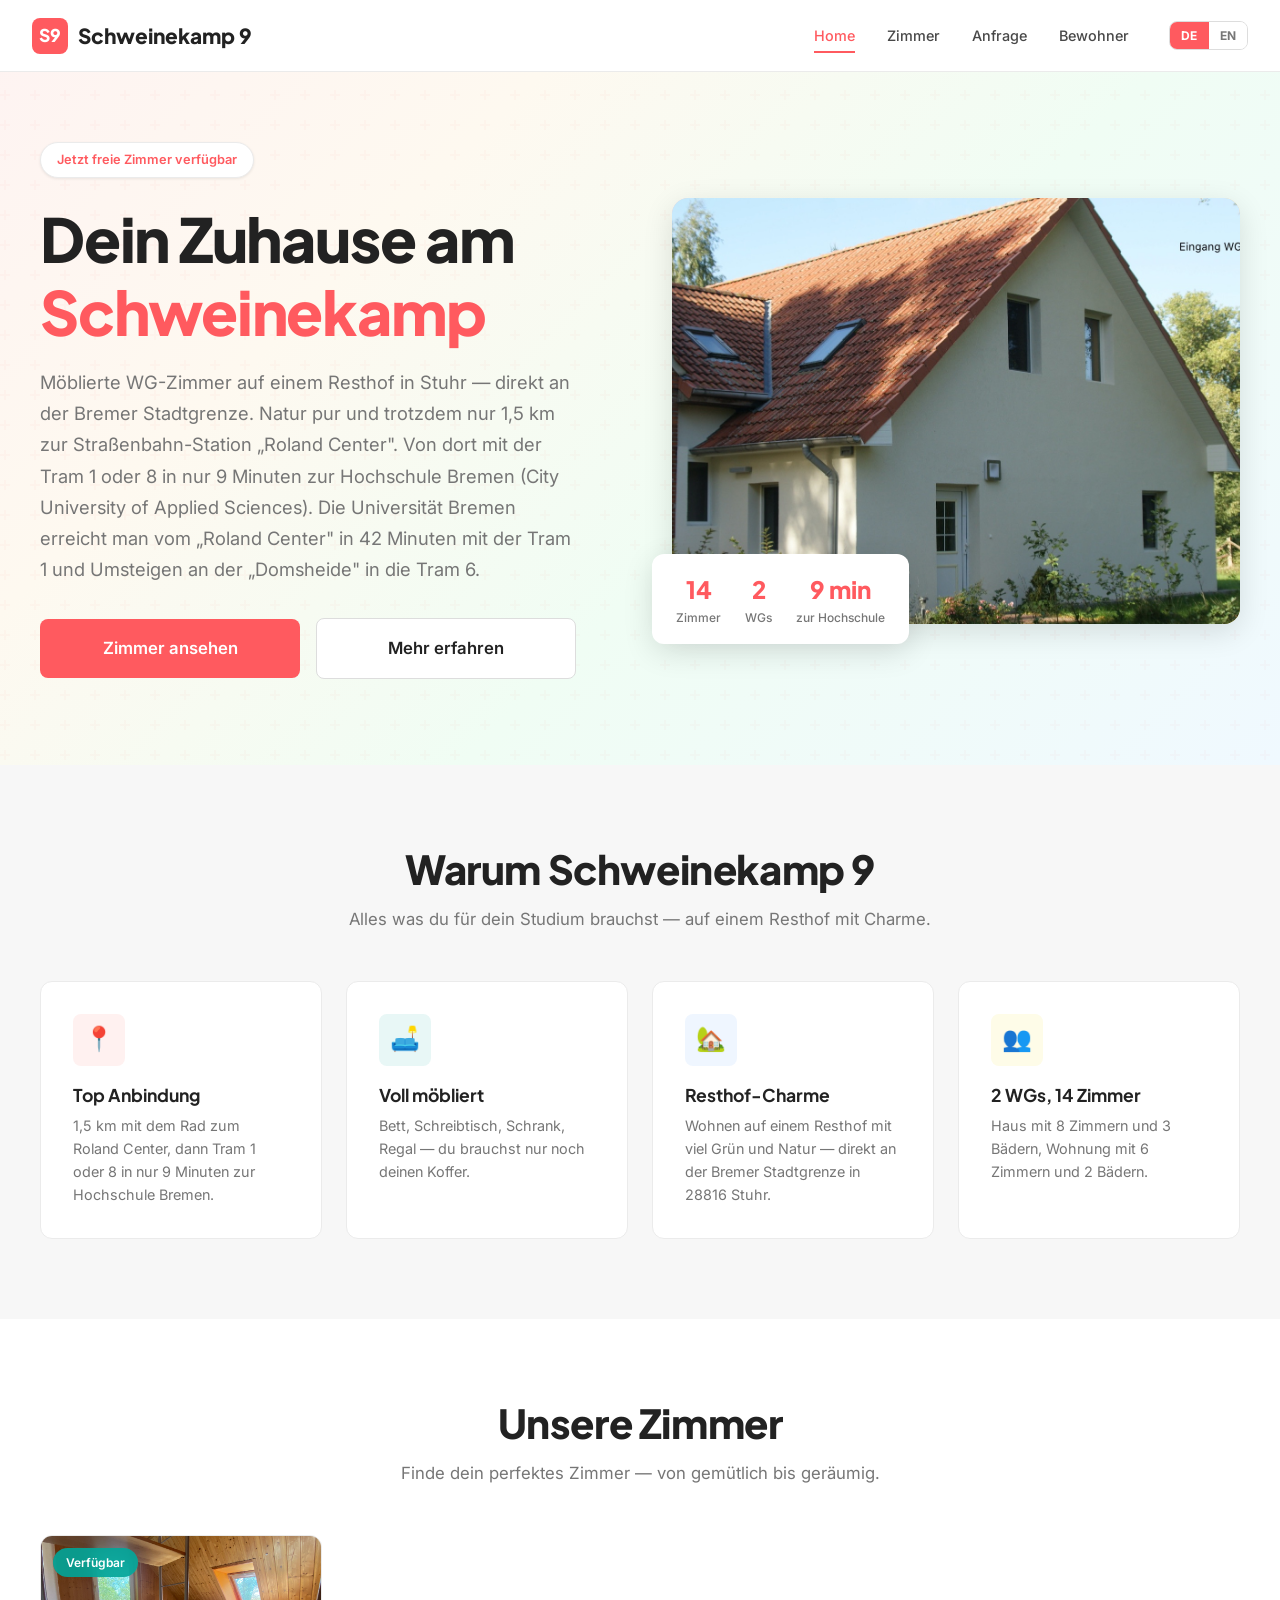
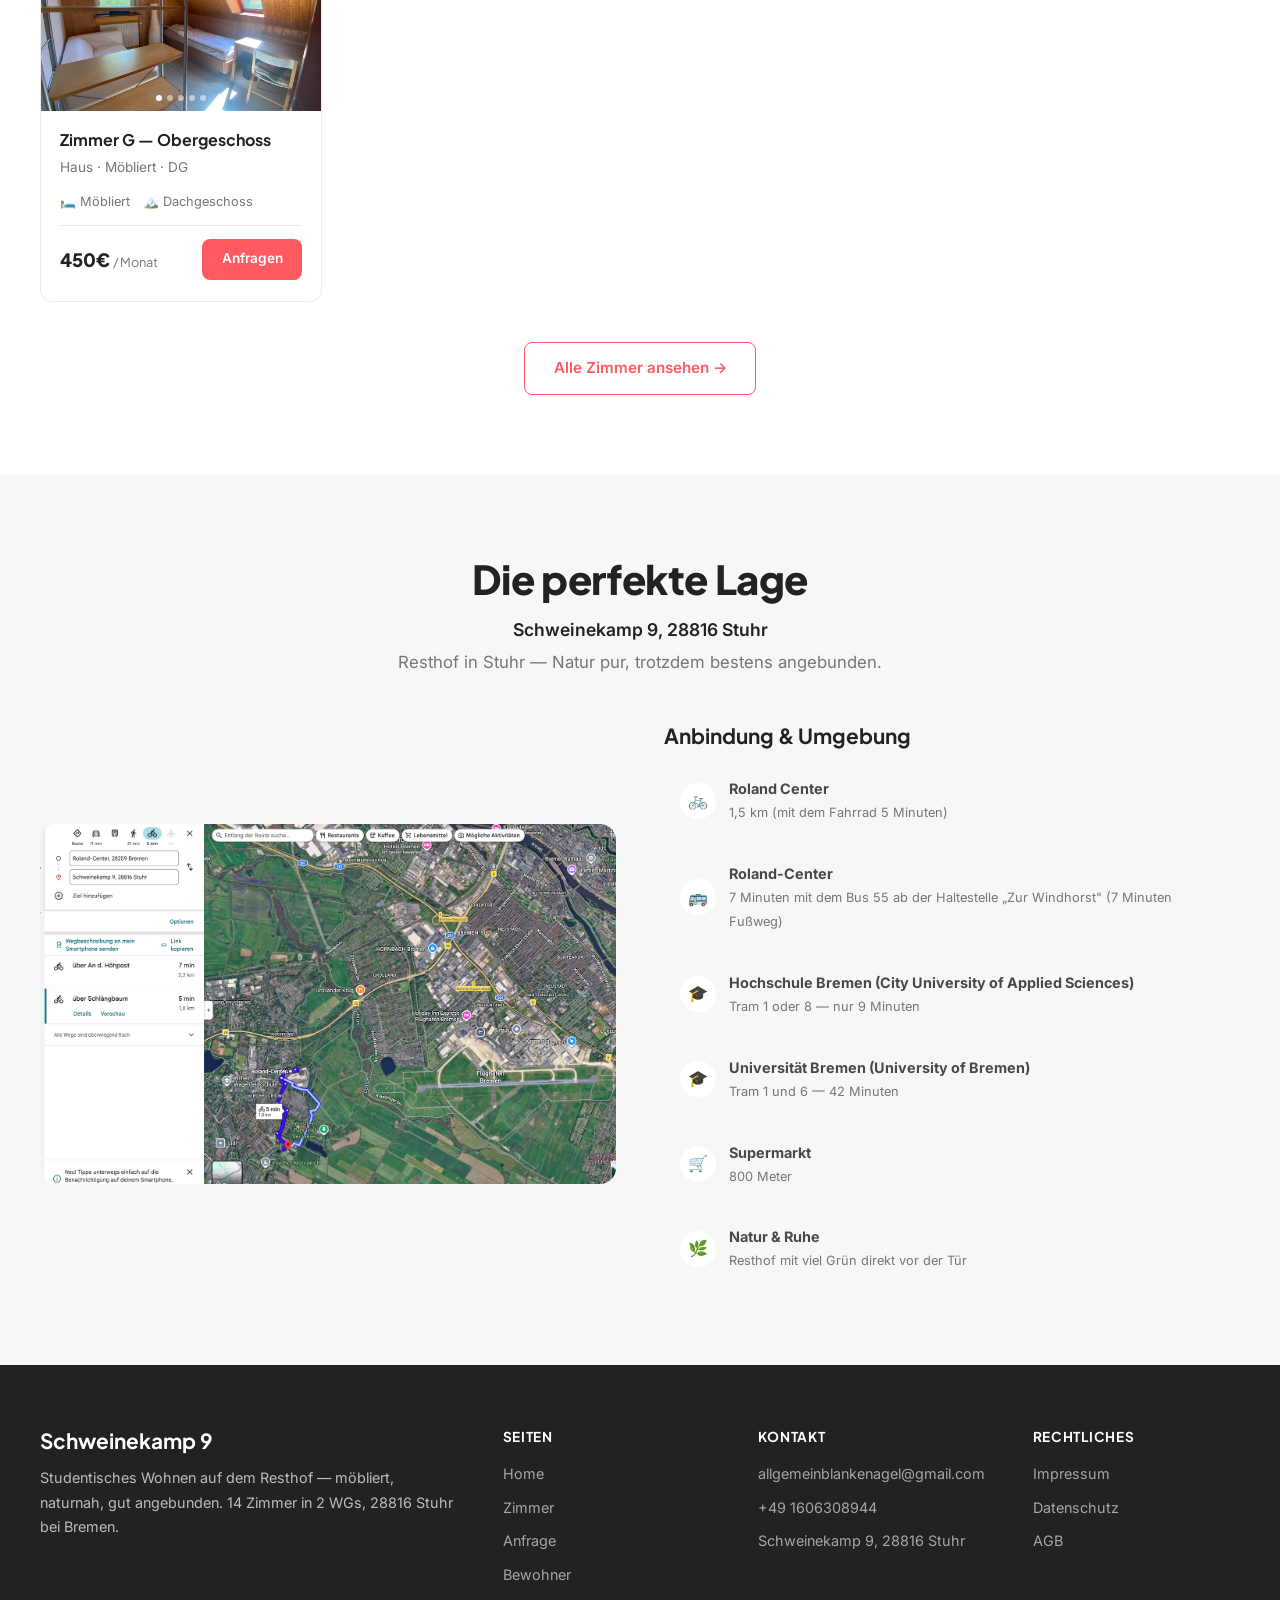
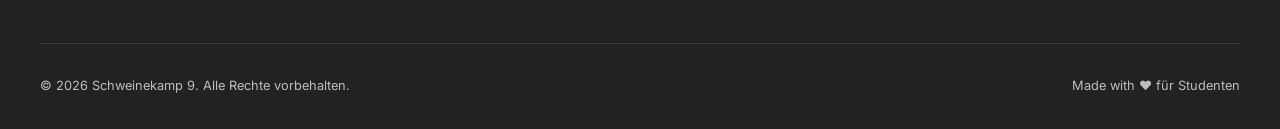
<file: index.html>
<!DOCTYPE html>
<html lang="de">
<head>
  <meta charset="UTF-8">
  <meta name="viewport" content="width=device-width, initial-scale=1.0">
  <title>Schweinekamp 9 — Studentenzimmer auf dem Resthof in Stuhr bei Bremen</title>
  <link rel="stylesheet" href="css/style.css">
</head>
<body>

  <!-- NAV -->
  <nav class="nav" id="nav">
    <a href="index.html" class="nav-logo">
      <div class="logo-icon">S9</div>
      Schweinekamp 9
    </a>
    <div class="nav-links" id="navLinks">
      <a href="index.html" class="active" data-i18n="nav.home">Home</a>
      <a href="zimmer.html" data-i18n="nav.zimmer">Zimmer</a>
      <a href="buchen.html" data-i18n="nav.buchen">Anfrage</a>
      <a href="bewohner.html" data-i18n="nav.bewohner">Bewohner</a>
    </div>
    <button class="nav-toggle" id="navToggle" aria-label="Menü">
      <span></span><span></span><span></span>
    </button>
  </nav>

  <!-- HERO -->
  <section class="hero">
    <div class="hero-bg"></div>
    <div class="hero-content">
      <div class="hero-text">
        <div class="hero-badge" data-i18n="hero.badge">Jetzt freie Zimmer verfügbar</div>
        <h1 data-i18n-html="hero.title">Dein Zuhause am <span>Schweinekamp</span></h1>
        <p class="hero-subtitle" data-i18n="hero.subtitle">Möblierte WG-Zimmer auf einem Resthof in Stuhr — direkt an der Bremer Stadtgrenze. Natur pur und trotzdem nur 1,5 km zur Straßenbahn-Station „Roland Center". Von dort mit der Tram 1 oder 8 in nur 9 Minuten zur Hochschule Bremen (City University of Applied Sciences). Die Universität Bremen erreicht man vom „Roland Center" in 42 Minuten mit der Tram 1 und Umsteigen an der „Domsheide" in die Tram 6.</p>
        <div class="hero-actions">
          <a href="zimmer.html" class="btn btn-primary btn-lg" data-i18n="hero.btn.rooms">Zimmer ansehen</a>
          <a href="#highlights" class="btn btn-secondary btn-lg" data-i18n="hero.btn.more">Mehr erfahren</a>
        </div>
      </div>
      <div class="hero-image">
        <div class="hero-image-main">
          <img src="img/haus-eingang.jpg" alt="Schweinekamp 9 — Resthof in Stuhr">
        </div>
        <div class="hero-stats">
          <div class="hero-stat">
            <div class="hero-stat-value">14</div>
            <div class="hero-stat-label" data-i18n="hero.stat.rooms">Zimmer</div>
          </div>
          <div class="hero-stat">
            <div class="hero-stat-value">2</div>
            <div class="hero-stat-label" data-i18n="hero.stat.wgs">WGs</div>
          </div>
          <div class="hero-stat">
            <div class="hero-stat-value">9 min</div>
            <div class="hero-stat-label" data-i18n="hero.stat.uni">zur Hochschule</div>
          </div>
        </div>
      </div>
    </div>
  </section>

  <!-- HIGHLIGHTS -->
  <section class="section section-alt" id="highlights">
    <div class="container">
      <div class="section-header">
        <h2 data-i18n="highlights.title">Warum Schweinekamp 9</h2>
        <p data-i18n="highlights.subtitle">Alles was du für dein Studium brauchst — auf einem Resthof mit Charme.</p>
      </div>
      <div class="features-grid">
        <div class="feature-card">
          <div class="feature-icon coral">📍</div>
          <h3 data-i18n="feature.location.title">Top Anbindung</h3>
          <p data-i18n="feature.location.text">1,5 km mit dem Rad zum Roland Center, dann Tram 1 oder 8 in nur 9 Minuten zur Hochschule Bremen.</p>
        </div>
        <div class="feature-card">
          <div class="feature-icon green">🛋️</div>
          <h3 data-i18n="feature.furnished.title">Voll möbliert</h3>
          <p data-i18n="feature.furnished.text">Bett, Schreibtisch, Schrank, Regal — du brauchst nur noch deinen Koffer.</p>
        </div>
        <div class="feature-card">
          <div class="feature-icon blue">🏡</div>
          <h3 data-i18n="feature.charme.title">Resthof-Charme</h3>
          <p data-i18n="feature.charme.text">Wohnen auf einem Resthof mit viel Grün und Natur — direkt an der Bremer Stadtgrenze in 28816 Stuhr.</p>
        </div>
        <div class="feature-card">
          <div class="feature-icon yellow">👥</div>
          <h3 data-i18n="feature.wgs.title">2 WGs, 14 Zimmer</h3>
          <p data-i18n="feature.wgs.text">Haus mit 8 Zimmern und 3 Bädern, Wohnung mit 6 Zimmern und 2 Bädern.</p>
        </div>
      </div>
    </div>
  </section>

  <!-- ZIMMER VORSCHAU -->
  <section class="section">
    <div class="container">
      <div class="section-header">
        <h2 data-i18n="rooms.title">Unsere Zimmer</h2>
        <p data-i18n="rooms.subtitle">Finde dein perfektes Zimmer — von gemütlich bis geräumig.</p>
      </div>
      <div class="rooms-grid" id="homeRoomsPreview">
        <!-- Dynamisch geladen aus data/rooms.json -->
      </div>
      <div style="text-align: center; margin-top: 2.5rem;">
        <a href="zimmer.html" class="btn btn-outline" data-i18n="rooms.all">Alle Zimmer ansehen →</a>
      </div>
    </div>
  </section>

  <!-- LAGE -->
  <section class="section section-alt">
    <div class="container">
      <div class="section-header">
        <h2 data-i18n="location.title">Die perfekte Lage</h2>
        <p style="font-size: 1.1rem; font-weight: 600; color: var(--dark); margin-bottom: 0.3rem;">Schweinekamp 9, 28816 Stuhr</p>
        <p data-i18n="location.subtitle">Resthof in Stuhr — Natur pur, trotzdem bestens angebunden.</p>
      </div>
      <div class="map-section">
        <div class="map-placeholder has-image">
          <img src="img/fahrradweg-roland-center.png" alt="Fahrradweg zum Roland Center — 1,5 km">
        </div>
        <div class="location-info">
          <h3 data-i18n="location.heading">Anbindung & Umgebung</h3>
          <div class="location-list">
            <div class="location-item">
              <div class="location-item-icon">🚲</div>
              <div>
                <strong data-i18n="location.roland">Roland Center</strong><br>
                <span style="font-size: 0.8rem; color: var(--text-light);" data-i18n="location.roland.detail">1,5 km (mit dem Fahrrad 5 Minuten)</span>
              </div>
            </div>
            <div class="location-item">
              <div class="location-item-icon">🚌</div>
              <div>
                <strong data-i18n="location.bus">Roland-Center</strong><br>
                <span style="font-size: 0.8rem; color: var(--text-light);" data-i18n="location.bus.detail">7 Minuten mit dem Bus 55 ab der Haltestelle „Zur Windhorst" (7 Minuten Fußweg)</span>
              </div>
            </div>
            <div class="location-item">
              <div class="location-item-icon">🎓</div>
              <div>
                <strong data-i18n="location.uni">Hochschule Bremen (City University of Applied Sciences)</strong><br>
                <span style="font-size: 0.8rem; color: var(--text-light);" data-i18n="location.uni.detail">Tram 1 oder 8 — nur 9 Minuten</span>
              </div>
            </div>
            <div class="location-item">
              <div class="location-item-icon">🎓</div>
              <div>
                <strong data-i18n="location.unibremen">Universität Bremen (University of Bremen)</strong><br>
                <span style="font-size: 0.8rem; color: var(--text-light);" data-i18n="location.unibremen.detail">Tram 1 und 6 — 42 Minuten</span>
              </div>
            </div>
            <div class="location-item">
              <div class="location-item-icon">🛒</div>
              <div>
                <strong data-i18n="location.shopping">Supermarkt</strong><br>
                <span style="font-size: 0.8rem; color: var(--text-light);" data-i18n="location.shopping.detail">800 Meter</span>
              </div>
            </div>
            <div class="location-item">
              <div class="location-item-icon">🌿</div>
              <div>
                <strong data-i18n="location.nature">Natur & Ruhe</strong><br>
                <span style="font-size: 0.8rem; color: var(--text-light);" data-i18n="location.nature.detail">Resthof mit viel Grün direkt vor der Tür</span>
              </div>
            </div>
          </div>
        </div>
      </div>
    </div>
  </section>

<!-- FOOTER -->
  <footer class="footer">
    <div class="footer-grid">
      <div class="footer-brand">
        <h3>Schweinekamp 9</h3>
        <p data-i18n="footer.description">Studentisches Wohnen auf dem Resthof — möbliert, naturnah, gut angebunden. 14 Zimmer in 2 WGs, 28816 Stuhr bei Bremen.</p>
      </div>
      <div>
        <h4 data-i18n="footer.pages">Seiten</h4>
        <ul>
          <li><a href="index.html" data-i18n="nav.home">Home</a></li>
          <li><a href="zimmer.html" data-i18n="nav.zimmer">Zimmer</a></li>
          <li><a href="buchen.html" data-i18n="nav.buchen">Anfrage</a></li>
          <li><a href="bewohner.html" data-i18n="nav.bewohner">Bewohner</a></li>
        </ul>
      </div>
      <div>
        <h4 data-i18n="footer.contact">Kontakt</h4>
        <ul>
          <li><a href="mailto:allgemeinblankenagel@gmail.com">allgemeinblankenagel@gmail.com</a></li>
          <li><a href="tel:+491606308944">+49 1606308944</a></li>
          <li><a href="#">Schweinekamp 9, 28816 Stuhr</a></li>
        </ul>
      </div>
      <div>
        <h4 data-i18n="footer.legal">Rechtliches</h4>
        <ul>
          <li><a href="impressum.html" data-i18n="footer.imprint">Impressum</a></li>
          <li><a href="datenschutz.html" data-i18n="footer.privacy">Datenschutz</a></li>
          <li><a href="agb.html" data-i18n="footer.terms">AGB</a></li>
        </ul>
      </div>
    </div>
    <div class="footer-bottom">
      <span data-i18n="footer.copy">&copy; 2026 Schweinekamp 9. Alle Rechte vorbehalten.</span>
      <span data-i18n-html="footer.made">Made with ♥ für Studenten</span>
    </div>
  </footer>

  <script src="js/i18n.js"></script>
  <script src="js/main.js"></script>
</body>
</html>
</file>
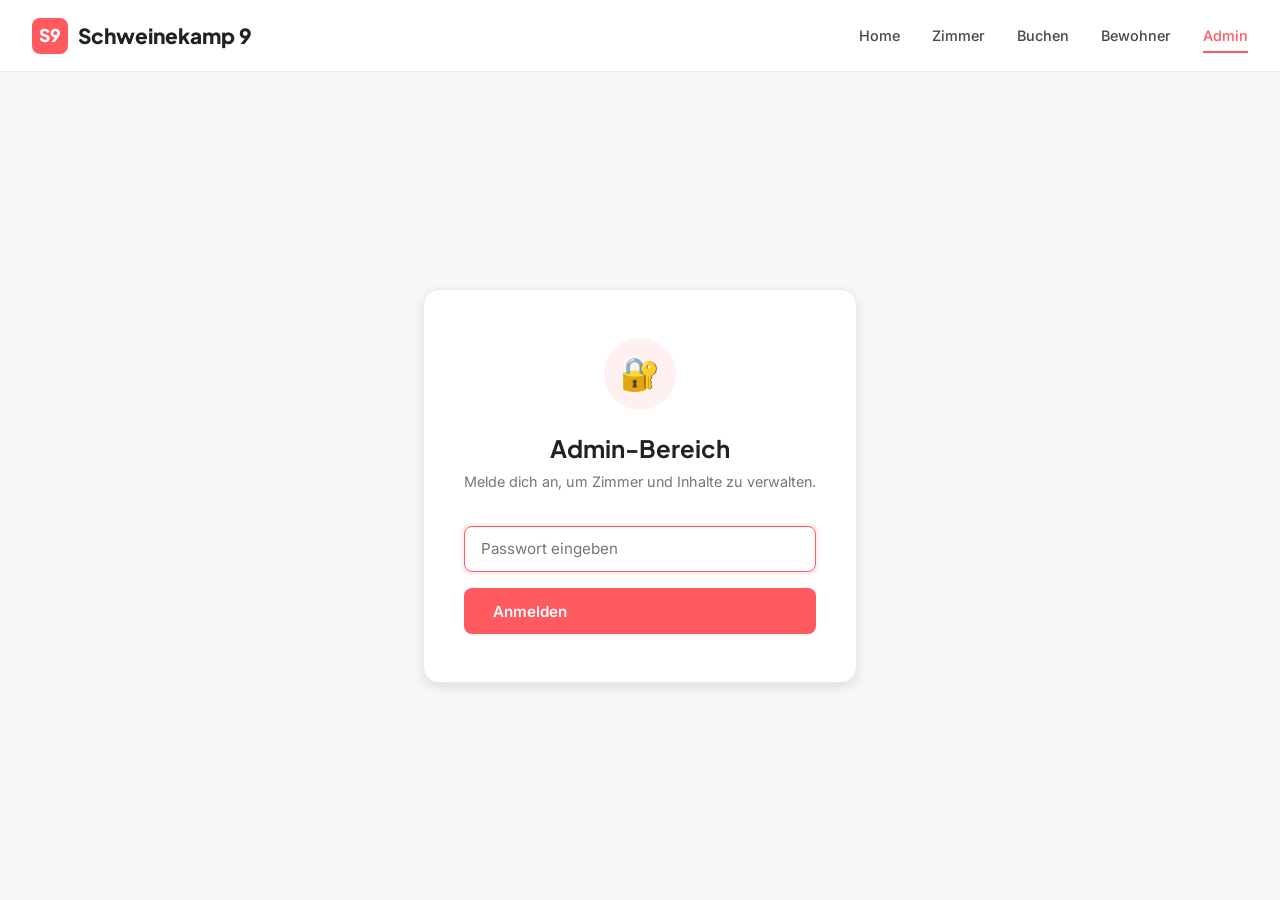
<file: admin.html>
<!DOCTYPE html>
<html lang="de">
<head>
  <meta charset="UTF-8">
  <meta name="viewport" content="width=device-width, initial-scale=1.0">
  <title>Admin — Schweinekamp 9</title>
  <link rel="stylesheet" href="css/style.css">
  <style>
    /* ===== ADMIN STYLES ===== */
    .admin-body { padding-top: 72px; background: var(--bg-light); min-height: 100vh; }

    .admin-header {
      background: white;
      border-bottom: 1px solid var(--border-light);
      padding: 1.5rem 2rem;
      display: flex;
      justify-content: space-between;
      align-items: center;
      flex-wrap: wrap;
      gap: 1rem;
    }

    .admin-header h1 {
      font-size: 1.5rem;
      font-weight: 800;
      display: flex;
      align-items: center;
      gap: 0.5rem;
    }

    .admin-header-actions { display: flex; gap: 0.8rem; align-items: center; }

    .admin-container { max-width: 1200px; margin: 0 auto; padding: 2rem; }

    .admin-stats {
      display: grid;
      grid-template-columns: repeat(auto-fit, minmax(200px, 1fr));
      gap: 1rem;
      margin-bottom: 2rem;
    }

    .admin-stat-card {
      background: white;
      border: 1px solid var(--border-light);
      border-radius: var(--radius-md);
      padding: 1.5rem;
    }

    .admin-stat-card .stat-label {
      font-size: 0.8rem;
      color: var(--text-light);
      text-transform: uppercase;
      letter-spacing: 0.05em;
      font-weight: 600;
    }

    .admin-stat-card .stat-value {
      font-family: 'Plus Jakarta Sans', sans-serif;
      font-size: 2rem;
      font-weight: 800;
      color: var(--dark);
      margin-top: 0.3rem;
    }

    .admin-stat-card .stat-value.green { color: var(--green); }
    .admin-stat-card .stat-value.coral { color: var(--coral); }

    .admin-section-title {
      font-size: 1.1rem;
      font-weight: 700;
      margin-bottom: 1rem;
      color: var(--dark);
    }

    .admin-rooms-grid {
      display: grid;
      grid-template-columns: repeat(auto-fill, minmax(300px, 1fr));
      gap: 1rem;
      margin-bottom: 2rem;
    }

    .admin-room-card {
      background: white;
      border: 1px solid var(--border-light);
      border-radius: var(--radius-md);
      overflow: hidden;
      cursor: pointer;
      transition: var(--transition);
      position: relative;
    }

    .admin-room-card:hover {
      transform: translateY(-2px);
      box-shadow: var(--shadow-hover);
      border-color: var(--coral);
    }

    .admin-room-card-image {
      width: 100%;
      aspect-ratio: 16/9;
      overflow: hidden;
      position: relative;
    }

    .admin-room-card-image img {
      width: 100%;
      height: 100%;
      object-fit: cover;
    }

    .admin-room-card-body { padding: 1rem; }

    .admin-room-card-title {
      font-family: 'Plus Jakarta Sans', sans-serif;
      font-weight: 700;
      font-size: 0.95rem;
      margin-bottom: 0.3rem;
    }

    .admin-room-card-meta {
      font-size: 0.8rem;
      color: var(--text-light);
      display: flex;
      justify-content: space-between;
      align-items: center;
    }

    .admin-room-card-meta .price {
      font-weight: 700;
      color: var(--dark);
    }

    .admin-room-status {
      position: absolute;
      top: 8px;
      left: 8px;
      padding: 0.25rem 0.7rem;
      border-radius: 50px;
      font-size: 0.7rem;
      font-weight: 600;
      color: white;
    }

    .admin-room-status.available { background: var(--green); }
    .admin-room-status.occupied { background: rgba(0,0,0,0.6); }

    .admin-edit-btn {
      position: absolute;
      top: 8px;
      right: 8px;
      width: 32px;
      height: 32px;
      border-radius: 50%;
      background: white;
      border: none;
      cursor: pointer;
      display: flex;
      align-items: center;
      justify-content: center;
      font-size: 0.9rem;
      box-shadow: var(--shadow-sm);
    }

    /* ===== EDIT MODAL ===== */
    .edit-overlay {
      display: none;
      position: fixed;
      inset: 0;
      background: rgba(0,0,0,0.5);
      z-index: 2000;
      align-items: flex-start;
      justify-content: center;
      padding: 2rem;
      overflow-y: auto;
    }

    .edit-overlay.active { display: flex; }

    .edit-modal {
      background: white;
      border-radius: var(--radius-lg);
      max-width: 700px;
      width: 100%;
      margin: 2rem auto;
    }

    .edit-modal-header {
      padding: 1.5rem 2rem;
      border-bottom: 1px solid var(--border-light);
      display: flex;
      justify-content: space-between;
      align-items: center;
    }

    .edit-modal-header h2 {
      font-size: 1.3rem;
      font-weight: 700;
    }

    .edit-modal-body { padding: 2rem; }

    .edit-modal-footer {
      padding: 1.5rem 2rem;
      border-top: 1px solid var(--border-light);
      display: flex;
      justify-content: flex-end;
      gap: 0.8rem;
    }

    .edit-image-preview {
      width: 100%;
      aspect-ratio: 16/9;
      border-radius: var(--radius-sm);
      overflow: hidden;
      margin-bottom: 1rem;
      background: var(--bg-light);
    }

    .edit-image-preview img {
      width: 100%;
      height: 100%;
      object-fit: cover;
    }

    .amenity-list {
      display: flex;
      flex-direction: column;
      gap: 0.5rem;
    }

    .amenity-row {
      display: flex;
      gap: 0.5rem;
      align-items: center;
    }

    .amenity-row input {
      flex: 1;
      padding: 0.5rem 0.8rem;
      border: 1px solid var(--border);
      border-radius: var(--radius-sm);
      font-size: 0.85rem;
      font-family: 'Inter', sans-serif;
    }

    .amenity-row input:focus {
      outline: none;
      border-color: var(--coral);
    }

    .amenity-remove {
      width: 28px;
      height: 28px;
      border-radius: 50%;
      border: 1px solid var(--border);
      background: white;
      cursor: pointer;
      display: flex;
      align-items: center;
      justify-content: center;
      font-size: 0.8rem;
      color: var(--text-light);
      flex-shrink: 0;
    }

    .amenity-remove:hover { border-color: var(--coral); color: var(--coral); }

    .add-amenity-btn {
      font-size: 0.85rem;
      color: var(--coral);
      cursor: pointer;
      background: none;
      border: 1px dashed var(--border);
      padding: 0.5rem;
      border-radius: var(--radius-sm);
      text-align: center;
      margin-top: 0.3rem;
      transition: var(--transition);
    }

    .add-amenity-btn:hover { border-color: var(--coral); background: #fff1f0; }

    /* Toast */
    .toast {
      position: fixed;
      bottom: 2rem;
      right: 2rem;
      background: var(--dark);
      color: white;
      padding: 1rem 1.5rem;
      border-radius: var(--radius-sm);
      font-size: 0.9rem;
      font-weight: 500;
      z-index: 3000;
      transform: translateY(100px);
      opacity: 0;
      transition: all 0.3s ease;
      max-width: 400px;
    }

    .toast.active { transform: translateY(0); opacity: 1; }
    .toast.success { background: var(--green); }
    .toast.error { background: var(--coral); }

    /* Saving overlay */
    .saving-overlay {
      display: none;
      position: fixed;
      inset: 0;
      background: rgba(255,255,255,0.8);
      z-index: 2500;
      align-items: center;
      justify-content: center;
    }

    .saving-overlay.active { display: flex; }

    .saving-spinner {
      text-align: center;
    }

    .saving-spinner .spinner {
      width: 48px;
      height: 48px;
      border: 4px solid var(--border);
      border-top-color: var(--coral);
      border-radius: 50%;
      animation: spin 0.8s linear infinite;
      margin: 0 auto 1rem;
    }

    @keyframes spin { to { transform: rotate(360deg); } }

    /* Settings section */
    .admin-settings {
      background: white;
      border: 1px solid var(--border-light);
      border-radius: var(--radius-md);
      padding: 2rem;
      margin-top: 2rem;
    }

    .admin-settings h3 {
      font-size: 1.1rem;
      margin-bottom: 1rem;
    }

    .webhook-url-display {
      display: flex;
      gap: 0.5rem;
      align-items: center;
    }

    .webhook-url-display input {
      flex: 1;
      padding: 0.7rem 1rem;
      border: 1px solid var(--border);
      border-radius: var(--radius-sm);
      font-size: 0.85rem;
      font-family: monospace;
      background: var(--bg-light);
    }

    /* Login */
    .admin-login-wrapper {
      min-height: calc(100vh - 72px);
      display: flex;
      align-items: center;
      justify-content: center;
      padding: 2rem;
    }

    /* Gemeinschaft edit */
    .gemeinschaft-grid {
      display: grid;
      grid-template-columns: repeat(auto-fill, minmax(250px, 1fr));
      gap: 1rem;
    }

    .gemeinschaft-card {
      background: white;
      border: 1px solid var(--border-light);
      border-radius: var(--radius-md);
      padding: 1rem;
      cursor: pointer;
      transition: var(--transition);
    }

    .gemeinschaft-card:hover {
      border-color: var(--coral);
      box-shadow: var(--shadow-sm);
    }

    .gemeinschaft-card img {
      width: 100%;
      aspect-ratio: 16/10;
      object-fit: cover;
      border-radius: var(--radius-sm);
      margin-bottom: 0.5rem;
    }

    .gemeinschaft-card h4 { font-size: 0.9rem; margin-bottom: 0.2rem; }
    .gemeinschaft-card p { font-size: 0.8rem; color: var(--text-light); }

    /* Drop Zone & Image Gallery */
    .drop-zone {
      border: 2px dashed var(--border);
      border-radius: var(--radius-md);
      padding: 2rem;
      text-align: center;
      cursor: pointer;
      transition: all 0.2s ease;
      margin-bottom: 1rem;
      background: var(--bg-light);
    }
    .drop-zone:hover { border-color: var(--coral); background: #fff5f4; }
    .drop-zone.dragover { border-color: var(--coral); background: #fff1f0; transform: scale(1.01); }
    .drop-zone.uploading { opacity: 0.5; pointer-events: none; }

    .image-gallery {
      display: grid;
      grid-template-columns: repeat(auto-fill, minmax(100px, 1fr));
      gap: 0.5rem;
      margin-bottom: 1.5rem;
    }
    .image-gallery:empty { display: none; }
    .image-gallery-item {
      position: relative;
      aspect-ratio: 1;
      border-radius: var(--radius-sm);
      overflow: hidden;
      border: 2px solid var(--border-light);
      transition: var(--transition);
    }
    .image-gallery-item.main { border-color: var(--coral); }
    .image-gallery-item img { width: 100%; height: 100%; object-fit: cover; }

    .gallery-btn {
      position: absolute;
      width: 22px;
      height: 22px;
      border-radius: 50%;
      background: rgba(0,0,0,0.6);
      color: white;
      border: none;
      cursor: pointer;
      font-size: 0.65rem;
      display: flex;
      align-items: center;
      justify-content: center;
      transition: var(--transition);
    }
    .gallery-btn:hover { background: rgba(0,0,0,0.85); }
    .gallery-btn.star { bottom: 4px; left: 4px; }
    .image-gallery-item.main .gallery-btn.star { color: #FFD700; }
    .gallery-btn.remove { top: 4px; right: 4px; }
    .gallery-btn.remove:hover { background: var(--coral); }

    @media (max-width: 768px) {
      .admin-rooms-grid { grid-template-columns: 1fr; }
      .admin-header { flex-direction: column; align-items: flex-start; }
    }
  </style>
</head>
<body>

  <!-- NAV -->
  <nav class="nav" id="nav">
    <a href="index.html" class="nav-logo">
      <div class="logo-icon">S9</div>
      Schweinekamp 9
    </a>
    <div class="nav-links" id="navLinks">
      <a href="index.html">Home</a>
      <a href="zimmer.html">Zimmer</a>
      <a href="buchen.html">Buchen</a>
      <a href="bewohner.html">Bewohner</a>
      <a href="admin.html" class="active">Admin</a>
    </div>
    <button class="nav-toggle" id="navToggle" aria-label="Menü">
      <span></span><span></span><span></span>
    </button>
  </nav>

  <!-- LOGIN -->
  <div class="admin-body" id="adminLogin">
    <div class="admin-login-wrapper">
      <div class="login-gate">
        <div class="login-card">
          <div class="login-icon">🔐</div>
          <h2>Admin-Bereich</h2>
          <p>Melde dich an, um Zimmer und Inhalte zu verwalten.</p>
          <div class="login-error" id="adminLoginError">Falsches Passwort. Versuche es erneut.</div>
          <div class="form-group" style="margin-bottom: 1rem;">
            <input type="password" id="adminPassword" placeholder="Passwort eingeben" autofocus>
          </div>
          <button class="btn btn-primary" style="width: 100%;" id="adminLoginBtn">Anmelden</button>
        </div>
      </div>
    </div>
  </div>

  <!-- ADMIN DASHBOARD (hidden until login) -->
  <div class="admin-body" id="adminDashboard" style="display: none;">

    <div class="admin-header">
      <h1>⚙️ Zimmerverwaltung</h1>
      <div class="admin-header-actions">
        <a href="zimmer.html" class="btn btn-secondary btn-sm" target="_blank">Seite ansehen</a>
        <button class="btn btn-primary btn-sm" id="saveAllBtn">Alle Änderungen speichern</button>
        <button class="btn btn-secondary btn-sm" id="adminLogoutBtn">Abmelden</button>
      </div>
    </div>

    <div class="admin-container">
      <!-- Stats -->
      <div class="admin-stats" id="adminStats"></div>

      <!-- Wohnung -->
      <div class="admin-section-title" id="adminWohnungTitle"></div>
      <div class="admin-rooms-grid" id="adminWohnungGrid"></div>

      <!-- Haus -->
      <div class="admin-section-title" id="adminHausTitle"></div>
      <div class="admin-rooms-grid" id="adminHausGrid"></div>

      <!-- Gemeinschaft Wohnung -->
      <div class="admin-section-title" id="adminGemeinschaftWohnungTitle">✨ Gemeinschaftsbereiche — Wohnung</div>
      <div class="gemeinschaft-grid" id="adminGemeinschaftWohnungGrid"></div>

      <!-- Gemeinschaft Haus -->
      <div class="admin-section-title" id="adminGemeinschaftHausTitle" style="margin-top: 2rem;">✨ Gemeinschaftsbereiche — Haus</div>
      <div class="gemeinschaft-grid" id="adminGemeinschaftHausGrid"></div>

      <!-- Settings -->
      <div class="admin-settings">
        <h3>⚙️ Einstellungen</h3>
        <p style="font-size: 0.9rem; color: var(--text-light); margin-bottom: 1rem;">
          Gib die URL deines n8n-Webhooks ein, damit Änderungen automatisch auf der Website veröffentlicht werden.
        </p>
        <div class="form-group">
          <label>n8n Webhook URL</label>
          <div class="webhook-url-display">
            <input type="url" id="webhookUrl" placeholder="https://deine-instanz.app.n8n.cloud/webhook/...">
            <button class="btn btn-secondary btn-sm" id="saveWebhookBtn">Speichern</button>
          </div>
        </div>
        <p style="font-size: 0.8rem; color: var(--text-light); margin-top: 0.5rem;">
          Ohne Webhook werden Änderungen lokal gespeichert und können als JSON heruntergeladen werden.
        </p>
        <button class="btn btn-outline btn-sm" id="downloadJsonBtn" style="margin-top: 1rem;">JSON herunterladen</button>
      </div>
    </div>
  </div>

  <!-- EDIT MODAL -->
  <div class="edit-overlay" id="editOverlay">
    <div class="edit-modal">
      <div class="edit-modal-header">
        <h2 id="editTitle">Zimmer bearbeiten</h2>
        <button class="modal-close" id="editClose">✕</button>
      </div>
      <div class="edit-modal-body">
        <input type="hidden" id="editRoomId">

        <div class="drop-zone" id="editDropZone">
          <span style="font-size: 2rem;">📷</span>
          <p style="margin: 0.5rem 0 0; color: var(--text-light); font-size: 0.9rem;">Bilder hierher ziehen oder klicken zum Hochladen</p>
          <input type="file" id="editFileInput" accept="image/*" multiple style="display: none;">
        </div>
        <div class="image-gallery" id="editImageGallery"></div>

        <div class="form-row">
          <div class="form-group">
            <label>Titel</label>
            <input type="text" id="editRoomTitle" placeholder="z.B. Zimmer 1 — Sonnenseite">
          </div>
          <div class="form-group">
            <label>Status</label>
            <select id="editRoomStatus">
              <option value="available">Verfügbar</option>
              <option value="occupied">Belegt</option>
            </select>
          </div>
        </div>

        <div class="form-row">
          <div class="form-group">
            <label>Preis (€/Monat)</label>
            <input type="number" id="editRoomPrice" placeholder="z.B. 440 (leer = auf Anfrage)">
          </div>
          <div class="form-group">
            <label>Untertitel</label>
            <input type="text" id="editRoomSubtitle" placeholder="z.B. Wohnung · Möbliert · Hell">
          </div>
        </div>

        <div class="form-group">
          <label>Beschreibung</label>
          <textarea id="editRoomDescription" rows="3" placeholder="Beschreibung des Zimmers..."></textarea>
        </div>

        <div class="form-group">
          <label>Kartenmerkmale (auf der Übersichtskarte angezeigt)</label>
          <div class="amenity-list" id="editCardFeatures"></div>
          <button class="add-amenity-btn" id="addCardFeatureBtn">+ Merkmal hinzufügen</button>
        </div>

        <div class="form-group">
          <label>Ausstattung (im Detail-Popup angezeigt)</label>
          <div class="amenity-list" id="editAmenities"></div>
          <button class="add-amenity-btn" id="addAmenityBtn">+ Ausstattung hinzufügen</button>
        </div>
      </div>
      <div class="edit-modal-footer">
        <button class="btn btn-secondary" id="editCancel">Abbrechen</button>
        <button class="btn btn-primary" id="editSave">Übernehmen</button>
      </div>
    </div>
  </div>

  <!-- GEMEINSCHAFT EDIT MODAL -->
  <div class="edit-overlay" id="gemeinschaftEditOverlay">
    <div class="edit-modal" style="max-width: 500px;">
      <div class="edit-modal-header">
        <h2>Gemeinschaftsbereich bearbeiten</h2>
        <button class="modal-close" id="gemeinschaftEditClose">✕</button>
      </div>
      <div class="edit-modal-body">
        <input type="hidden" id="gemeinschaftEditIndex">
        <input type="hidden" id="gemeinschaftEditWg">
        <div class="form-group">
          <label>Titel</label>
          <input type="text" id="gemeinschaftEditTitle">
        </div>
        <div class="form-group">
          <label>Details</label>
          <input type="text" id="gemeinschaftEditDetails">
        </div>
        <div class="form-group">
          <label>Bild</label>
          <div class="drop-zone" id="gemeinschaftDropZone" style="padding: 1.5rem;">
            <span style="font-size: 1.5rem;">📷</span>
            <p style="margin: 0.3rem 0 0; color: var(--text-light); font-size: 0.85rem;">Bild hierher ziehen oder klicken</p>
            <input type="file" id="gemeinschaftFileInput" accept="image/*" style="display: none;">
          </div>
          <input type="hidden" id="gemeinschaftEditImage">
          <div id="gemeinschaftImagePreview" style="margin-top: 0.5rem; border-radius: var(--radius-sm); overflow: hidden;"></div>
        </div>
      </div>
      <div class="edit-modal-footer">
        <button class="btn btn-secondary" id="gemeinschaftEditCancel">Abbrechen</button>
        <button class="btn btn-primary" id="gemeinschaftEditSave">Übernehmen</button>
      </div>
    </div>
  </div>

  <!-- SAVING OVERLAY -->
  <div class="saving-overlay" id="savingOverlay">
    <div class="saving-spinner">
      <div class="spinner"></div>
      <p style="font-weight: 600; color: var(--dark);">Wird gespeichert...</p>
    </div>
  </div>

  <!-- TOAST -->
  <div class="toast" id="toast"></div>

  <script>
    // ===== NAV =====
    const nav = document.getElementById('nav');
    if (nav) window.addEventListener('scroll', () => nav.classList.toggle('scrolled', window.scrollY > 20));
    const navToggle = document.getElementById('navToggle');
    const navLinks = document.getElementById('navLinks');
    if (navToggle && navLinks) {
      navToggle.addEventListener('click', () => {
        navLinks.classList.toggle('active');
        const spans = navToggle.querySelectorAll('span');
        if (navLinks.classList.contains('active')) {
          spans[0].style.transform = 'rotate(45deg) translate(5px, 5px)';
          spans[1].style.opacity = '0';
          spans[2].style.transform = 'rotate(-45deg) translate(5px, -5px)';
        } else {
          spans[0].style.transform = '';
          spans[1].style.opacity = '';
          spans[2].style.transform = '';
        }
      });
    }

    // ===== STATE =====
    const ADMIN_PASSWORD = 'S9-Verwaltung#2026';
    let data = null;
    let hasChanges = false;

    // ===== LOGIN =====
    const adminLoginBtn = document.getElementById('adminLoginBtn');
    const adminPassword = document.getElementById('adminPassword');
    const adminLoginError = document.getElementById('adminLoginError');

    function doLogin() {
      if (adminPassword.value.trim() === ADMIN_PASSWORD) {
        sessionStorage.setItem('admin_logged_in', 'true');
        showDashboard();
      } else {
        adminLoginError.classList.add('active');
        adminPassword.style.borderColor = '#dc2626';
        adminPassword.value = '';
        adminPassword.focus();
      }
    }

    adminLoginBtn.addEventListener('click', doLogin);
    adminPassword.addEventListener('keydown', e => { if (e.key === 'Enter') doLogin(); });

    if (sessionStorage.getItem('admin_logged_in') === 'true') {
      showDashboard();
    }

    document.getElementById('adminLogoutBtn').addEventListener('click', () => {
      sessionStorage.removeItem('admin_logged_in');
      document.getElementById('adminDashboard').style.display = 'none';
      document.getElementById('adminLogin').style.display = '';
      adminPassword.value = '';
      adminLoginError.classList.remove('active');
    });

    function showDashboard() {
      document.getElementById('adminLogin').style.display = 'none';
      document.getElementById('adminDashboard').style.display = '';
      loadData();
    }

    // ===== LOAD DATA =====
    async function loadData() {
      try {
        const res = await fetch('data/rooms.json');
        data = await res.json();
        renderDashboard();
      } catch (e) {
        showToast('Fehler beim Laden der Daten', 'error');
      }

      // Load saved webhook URL (default to production webhook)
      const defaultWebhook = 'https://tobiasblankenagel.app.n8n.cloud/webhook/schweinekamp9-rooms';
      const savedUrl = localStorage.getItem('s9_webhook_url') || defaultWebhook;
      if (savedUrl) {
        document.getElementById('webhookUrl').value = savedUrl;
        localStorage.setItem('s9_webhook_url', savedUrl);
      }
    }

    // ===== RENDER =====
    function renderDashboard() {
      if (!data) return;

      // Stats
      const rooms = Object.values(data.rooms);
      const available = rooms.filter(r => r.status === 'available').length;
      const occupied = rooms.filter(r => r.status === 'occupied').length;
      const totalRevenue = rooms.filter(r => r.price).reduce((sum, r) => sum + r.price, 0);

      document.getElementById('adminStats').innerHTML = `
        <div class="admin-stat-card">
          <div class="stat-label">Gesamt</div>
          <div class="stat-value">${rooms.length}</div>
        </div>
        <div class="admin-stat-card">
          <div class="stat-label">Verfügbar</div>
          <div class="stat-value green">${available}</div>
        </div>
        <div class="admin-stat-card">
          <div class="stat-label">Belegt</div>
          <div class="stat-value">${occupied}</div>
        </div>
        <div class="admin-stat-card">
          <div class="stat-label">Auslastung</div>
          <div class="stat-value coral">${Math.round(occupied / rooms.length * 100)}%</div>
        </div>
      `;

      // Wohnung
      const wohnung = data.wohnungen[0];
      document.getElementById('adminWohnungTitle').textContent = `${wohnung.icon} ${wohnung.label}`;
      document.getElementById('adminWohnungGrid').innerHTML = wohnung.roomIds
        .map(id => renderAdminCard(id, data.rooms[id])).join('');

      // Haus
      const haus = data.wohnungen[1];
      document.getElementById('adminHausTitle').textContent = `${haus.icon} ${haus.label}`;
      document.getElementById('adminHausGrid').innerHTML = haus.roomIds
        .map(id => renderAdminCard(id, data.rooms[id])).join('');

      // Gemeinschaft per WG
      function renderGemeinschaftAdmin(gridId, items, wgKey) {
        const grid = document.getElementById(gridId);
        if (!grid || !items) return;
        grid.innerHTML = items.map((item, i) => `
          <div class="gemeinschaft-card" onclick="openGemeinschaftEdit('${wgKey}', ${i})">
            <img src="${item.image}" alt="${item.title}">
            <h4>${item.title}</h4>
            <p>${item.details}</p>
          </div>
        `).join('');
      }
      renderGemeinschaftAdmin('adminGemeinschaftWohnungGrid', data.gemeinschaft.wohnung, 'wohnung');
      renderGemeinschaftAdmin('adminGemeinschaftHausGrid', data.gemeinschaft.haus, 'haus');

      // Rebind clicks
      document.querySelectorAll('.admin-room-card').forEach(card => {
        card.addEventListener('click', () => openRoomEdit(card.dataset.room));
      });
    }

    function renderAdminCard(id, room) {
      const priceText = room.price ? `${room.price}€/Monat` : 'Auf Anfrage';
      return `
        <div class="admin-room-card" data-room="${id}">
          <div class="admin-room-card-image">
            <img src="${room.image}" alt="${room.title}">
            <span class="admin-room-status ${room.status}">${room.status === 'available' ? 'Verfügbar' : 'Belegt'}</span>
            <span class="admin-edit-btn">✏️</span>
          </div>
          <div class="admin-room-card-body">
            <div class="admin-room-card-title">${room.title}</div>
            <div class="admin-room-card-meta">
              <span>${room.subtitle}</span>
              <span class="price">${priceText}</span>
            </div>
          </div>
        </div>
      `;
    }

    // ===== ROOM EDIT MODAL =====
    const editOverlay = document.getElementById('editOverlay');

    function openRoomEdit(roomId) {
      const room = data.rooms[roomId];
      if (!room) return;

      document.getElementById('editRoomId').value = roomId;
      document.getElementById('editTitle').textContent = `${room.title} bearbeiten`;
      document.getElementById('editRoomTitle').value = room.title;
      document.getElementById('editRoomStatus').value = room.status;
      document.getElementById('editRoomPrice').value = room.price || '';
      document.getElementById('editRoomSubtitle').value = room.subtitle;
      document.getElementById('editRoomDescription').value = room.description;
      renderImageGallery(roomId);

      // Card features
      renderListEditor('editCardFeatures', room.cardFeatures || []);

      // Amenities
      renderListEditor('editAmenities', room.amenities || []);

      editOverlay.classList.add('active');
      document.body.style.overflow = 'hidden';
    }

    function renderListEditor(containerId, items) {
      const container = document.getElementById(containerId);
      container.innerHTML = items.map((item, i) => `
        <div class="amenity-row">
          <input type="text" value="${escapeHtml(item)}" data-index="${i}">
          <button class="amenity-remove" onclick="this.parentElement.remove()">✕</button>
        </div>
      `).join('');
    }

    function getListValues(containerId) {
      const inputs = document.querySelectorAll(`#${containerId} input[type="text"]`);
      return Array.from(inputs).map(i => i.value.trim()).filter(v => v);
    }

    document.getElementById('addCardFeatureBtn').addEventListener('click', () => {
      const container = document.getElementById('editCardFeatures');
      container.insertAdjacentHTML('beforeend', `
        <div class="amenity-row">
          <input type="text" value="" placeholder="z.B. 🛏️ Möbliert">
          <button class="amenity-remove" onclick="this.parentElement.remove()">✕</button>
        </div>
      `);
    });

    document.getElementById('addAmenityBtn').addEventListener('click', () => {
      const container = document.getElementById('editAmenities');
      container.insertAdjacentHTML('beforeend', `
        <div class="amenity-row">
          <input type="text" value="" placeholder="z.B. 📚 Schreibtisch & Stuhl">
          <button class="amenity-remove" onclick="this.parentElement.remove()">✕</button>
        </div>
      `);
    });

    function closeEditModal() {
      editOverlay.classList.remove('active');
      document.body.style.overflow = '';
    }

    document.getElementById('editClose').addEventListener('click', closeEditModal);
    document.getElementById('editCancel').addEventListener('click', closeEditModal);
    editOverlay.addEventListener('click', e => { if (e.target === editOverlay) closeEditModal(); });

    document.getElementById('editSave').addEventListener('click', () => {
      const roomId = document.getElementById('editRoomId').value;
      const room = data.rooms[roomId];

      room.title = document.getElementById('editRoomTitle').value;
      room.status = document.getElementById('editRoomStatus').value;
      const priceVal = document.getElementById('editRoomPrice').value;
      room.price = priceVal ? parseInt(priceVal) : null;
      room.subtitle = document.getElementById('editRoomSubtitle').value;
      room.description = document.getElementById('editRoomDescription').value;
      room.cardFeatures = getListValues('editCardFeatures');
      room.amenities = getListValues('editAmenities');

      hasChanges = true;
      closeEditModal();
      renderDashboard();
      showToast('Änderungen übernommen (noch nicht gespeichert)', 'success');
    });

    // ===== GEMEINSCHAFT EDIT =====
    const gemeinschaftOverlay = document.getElementById('gemeinschaftEditOverlay');

    function openGemeinschaftEdit(wgKey, index) {
      const item = data.gemeinschaft[wgKey][index];
      document.getElementById('gemeinschaftEditIndex').value = index;
      document.getElementById('gemeinschaftEditWg').value = wgKey;
      document.getElementById('gemeinschaftEditTitle').value = item.title;
      document.getElementById('gemeinschaftEditDetails').value = item.details;
      document.getElementById('gemeinschaftEditImage').value = item.image;
      renderGemeinschaftPreview();
      gemeinschaftOverlay.classList.add('active');
      document.body.style.overflow = 'hidden';
    }

    function closeGemeinschaftEdit() {
      gemeinschaftOverlay.classList.remove('active');
      document.body.style.overflow = '';
    }

    document.getElementById('gemeinschaftEditClose').addEventListener('click', closeGemeinschaftEdit);
    document.getElementById('gemeinschaftEditCancel').addEventListener('click', closeGemeinschaftEdit);
    gemeinschaftOverlay.addEventListener('click', e => { if (e.target === gemeinschaftOverlay) closeGemeinschaftEdit(); });

    document.getElementById('gemeinschaftEditSave').addEventListener('click', () => {
      const index = parseInt(document.getElementById('gemeinschaftEditIndex').value);
      const wgKey = document.getElementById('gemeinschaftEditWg').value;
      data.gemeinschaft[wgKey][index].title = document.getElementById('gemeinschaftEditTitle').value;
      data.gemeinschaft[wgKey][index].details = document.getElementById('gemeinschaftEditDetails').value;
      data.gemeinschaft[wgKey][index].image = document.getElementById('gemeinschaftEditImage').value;
      hasChanges = true;
      closeGemeinschaftEdit();
      renderDashboard();
      showToast('Änderungen übernommen (noch nicht gespeichert)', 'success');
    });

    // ===== SAVE ALL =====
    document.getElementById('saveAllBtn').addEventListener('click', saveAll);

    async function saveAll() {
      if (!data) return;

      const webhookUrl = localStorage.getItem('s9_webhook_url');

      if (webhookUrl) {
        // Save via n8n webhook → GitHub
        document.getElementById('savingOverlay').classList.add('active');
        try {
          const res = await fetch(webhookUrl, {
            method: 'POST',
            headers: { 'Content-Type': 'application/json' },
            body: JSON.stringify(data)
          });

          if (res.ok) {
            hasChanges = false;
            showToast('Gespeichert! Die Website wird in ~30 Sekunden aktualisiert.', 'success');
          } else {
            throw new Error('Webhook-Fehler: ' + res.status);
          }
        } catch (e) {
          showToast('Fehler: ' + e.message, 'error');
        }
        document.getElementById('savingOverlay').classList.remove('active');
      } else {
        // No webhook — download JSON
        downloadJson();
        showToast('JSON heruntergeladen. Richte einen n8n-Webhook ein für automatisches Speichern.', 'success');
      }
    }

    // ===== DOWNLOAD JSON =====
    document.getElementById('downloadJsonBtn').addEventListener('click', downloadJson);

    function downloadJson() {
      if (!data) return;
      const blob = new Blob([JSON.stringify(data, null, 2)], { type: 'application/json' });
      const url = URL.createObjectURL(blob);
      const a = document.createElement('a');
      a.href = url;
      a.download = 'rooms.json';
      a.click();
      URL.revokeObjectURL(url);
    }

    // ===== WEBHOOK SETTINGS =====
    document.getElementById('saveWebhookBtn').addEventListener('click', () => {
      const url = document.getElementById('webhookUrl').value.trim();
      if (url) {
        localStorage.setItem('s9_webhook_url', url);
        showToast('Webhook-URL gespeichert', 'success');
      } else {
        localStorage.removeItem('s9_webhook_url');
        showToast('Webhook-URL entfernt', 'success');
      }
    });

    // ===== TOAST =====
    function showToast(message, type = 'success') {
      const toast = document.getElementById('toast');
      toast.textContent = message;
      toast.className = `toast ${type} active`;
      setTimeout(() => toast.classList.remove('active'), 4000);
    }

    // ===== UTILS =====
    function escapeHtml(str) {
      const div = document.createElement('div');
      div.textContent = str;
      return div.innerHTML;
    }

    // ===== IMAGE UPLOAD & GALLERY =====
    function getUploadWebhookUrl() {
      const roomsUrl = localStorage.getItem('s9_webhook_url') || '';
      return roomsUrl.replace('schweinekamp9-rooms', 'schweinekamp9-upload');
    }

    function readFileAsBase64(file) {
      return new Promise((resolve, reject) => {
        const reader = new FileReader();
        reader.onload = () => resolve(reader.result.split(',')[1]);
        reader.onerror = reject;
        reader.readAsDataURL(file);
      });
    }

    async function uploadImage(file, prefix) {
      if (!file.type.startsWith('image/')) return null;
      if (file.size > 5 * 1024 * 1024) {
        showToast('Bild zu groß (max. 5 MB)', 'error');
        return null;
      }

      const ext = file.name.split('.').pop().toLowerCase();
      const timestamp = Date.now();
      const filename = `img/${prefix}-${timestamp}.${ext}`;
      const base64 = await readFileAsBase64(file);

      const uploadUrl = getUploadWebhookUrl();
      if (!uploadUrl) {
        showToast('Webhook-URL nicht konfiguriert', 'error');
        return null;
      }

      try {
        const res = await fetch(uploadUrl, {
          method: 'POST',
          headers: { 'Content-Type': 'application/json' },
          body: JSON.stringify({ filename, content: base64 })
        });
        if (res.ok) {
          const result = await res.json();
          if (result.success) return result.path || filename;
        }
        throw new Error('Upload fehlgeschlagen');
      } catch (e) {
        showToast('Upload-Fehler: ' + e.message, 'error');
        return null;
      }
    }

    function renderImageGallery(roomId) {
      const room = data.rooms[roomId];
      const gallery = document.getElementById('editImageGallery');
      const images = room.images || [];

      if (images.length === 0) {
        gallery.innerHTML = '<p style="color: var(--text-light); font-size: 0.85rem;">Noch keine Bilder. Ziehe Bilder in die Zone oben.</p>';
        return;
      }

      gallery.innerHTML = images.map((img, i) => `
        <div class="image-gallery-item ${img === room.image ? 'main' : ''}">
          <img src="${img}" alt="Bild ${i + 1}">
          <button class="gallery-btn star" onclick="setMainImage('${roomId}', ${i})" title="Als Hauptbild">&#9733;</button>
          <button class="gallery-btn remove" onclick="removeImage('${roomId}', ${i})" title="Entfernen">&#10005;</button>
        </div>
      `).join('');
    }

    function setMainImage(roomId, index) {
      const room = data.rooms[roomId];
      room.image = room.images[index];
      hasChanges = true;
      renderImageGallery(roomId);
      showToast('Hauptbild geändert', 'success');
    }

    function removeImage(roomId, index) {
      const room = data.rooms[roomId];
      const removed = room.images.splice(index, 1)[0];
      if (room.image === removed) {
        room.image = room.images.length > 0 ? room.images[0] : 'img/haus-eingang.jpg';
      }
      hasChanges = true;
      renderImageGallery(roomId);
    }

    function renderGemeinschaftPreview() {
      const imgPath = document.getElementById('gemeinschaftEditImage').value;
      const preview = document.getElementById('gemeinschaftImagePreview');
      if (imgPath) {
        preview.innerHTML = `<img src="${imgPath}" alt="Vorschau" style="width: 100%; max-height: 200px; object-fit: cover; border-radius: var(--radius-sm);">`;
      } else {
        preview.innerHTML = '';
      }
    }

    // ===== DROP ZONE SETUP =====
    function setupDropZone(dropZoneId, fileInputId, onFiles) {
      const dz = document.getElementById(dropZoneId);
      const fi = document.getElementById(fileInputId);
      if (!dz || !fi) return;

      dz.addEventListener('click', () => fi.click());
      dz.addEventListener('dragover', (e) => { e.preventDefault(); dz.classList.add('dragover'); });
      dz.addEventListener('dragleave', () => dz.classList.remove('dragover'));
      dz.addEventListener('drop', (e) => {
        e.preventDefault();
        dz.classList.remove('dragover');
        onFiles(e.dataTransfer.files);
      });
      fi.addEventListener('change', () => { onFiles(fi.files); fi.value = ''; });
    }

    // Room image drop zone
    setupDropZone('editDropZone', 'editFileInput', async (files) => {
      const roomId = document.getElementById('editRoomId').value;
      const dz = document.getElementById('editDropZone');
      dz.classList.add('uploading');

      for (const file of files) {
        const path = await uploadImage(file, `zimmer${roomId}`);
        if (path) {
          const room = data.rooms[roomId];
          if (!room.images) room.images = [];
          room.images.push(path);
          if (room.images.length === 1) room.image = path;
          hasChanges = true;
          renderImageGallery(roomId);
          showToast('Bild hochgeladen!', 'success');
        }
      }

      dz.classList.remove('uploading');
    });

    // Gemeinschaft image drop zone
    setupDropZone('gemeinschaftDropZone', 'gemeinschaftFileInput', async (files) => {
      if (files.length === 0) return;
      const dz = document.getElementById('gemeinschaftDropZone');
      dz.classList.add('uploading');

      const path = await uploadImage(files[0], 'gemeinschaft');
      if (path) {
        document.getElementById('gemeinschaftEditImage').value = path;
        renderGemeinschaftPreview();
        showToast('Bild hochgeladen!', 'success');
      }

      dz.classList.remove('uploading');
    });

    // ===== WARN ON UNSAVED CHANGES =====
    window.addEventListener('beforeunload', (e) => {
      if (hasChanges) {
        e.preventDefault();
        e.returnValue = '';
      }
    });
  </script>

</body>
</html>
</file>
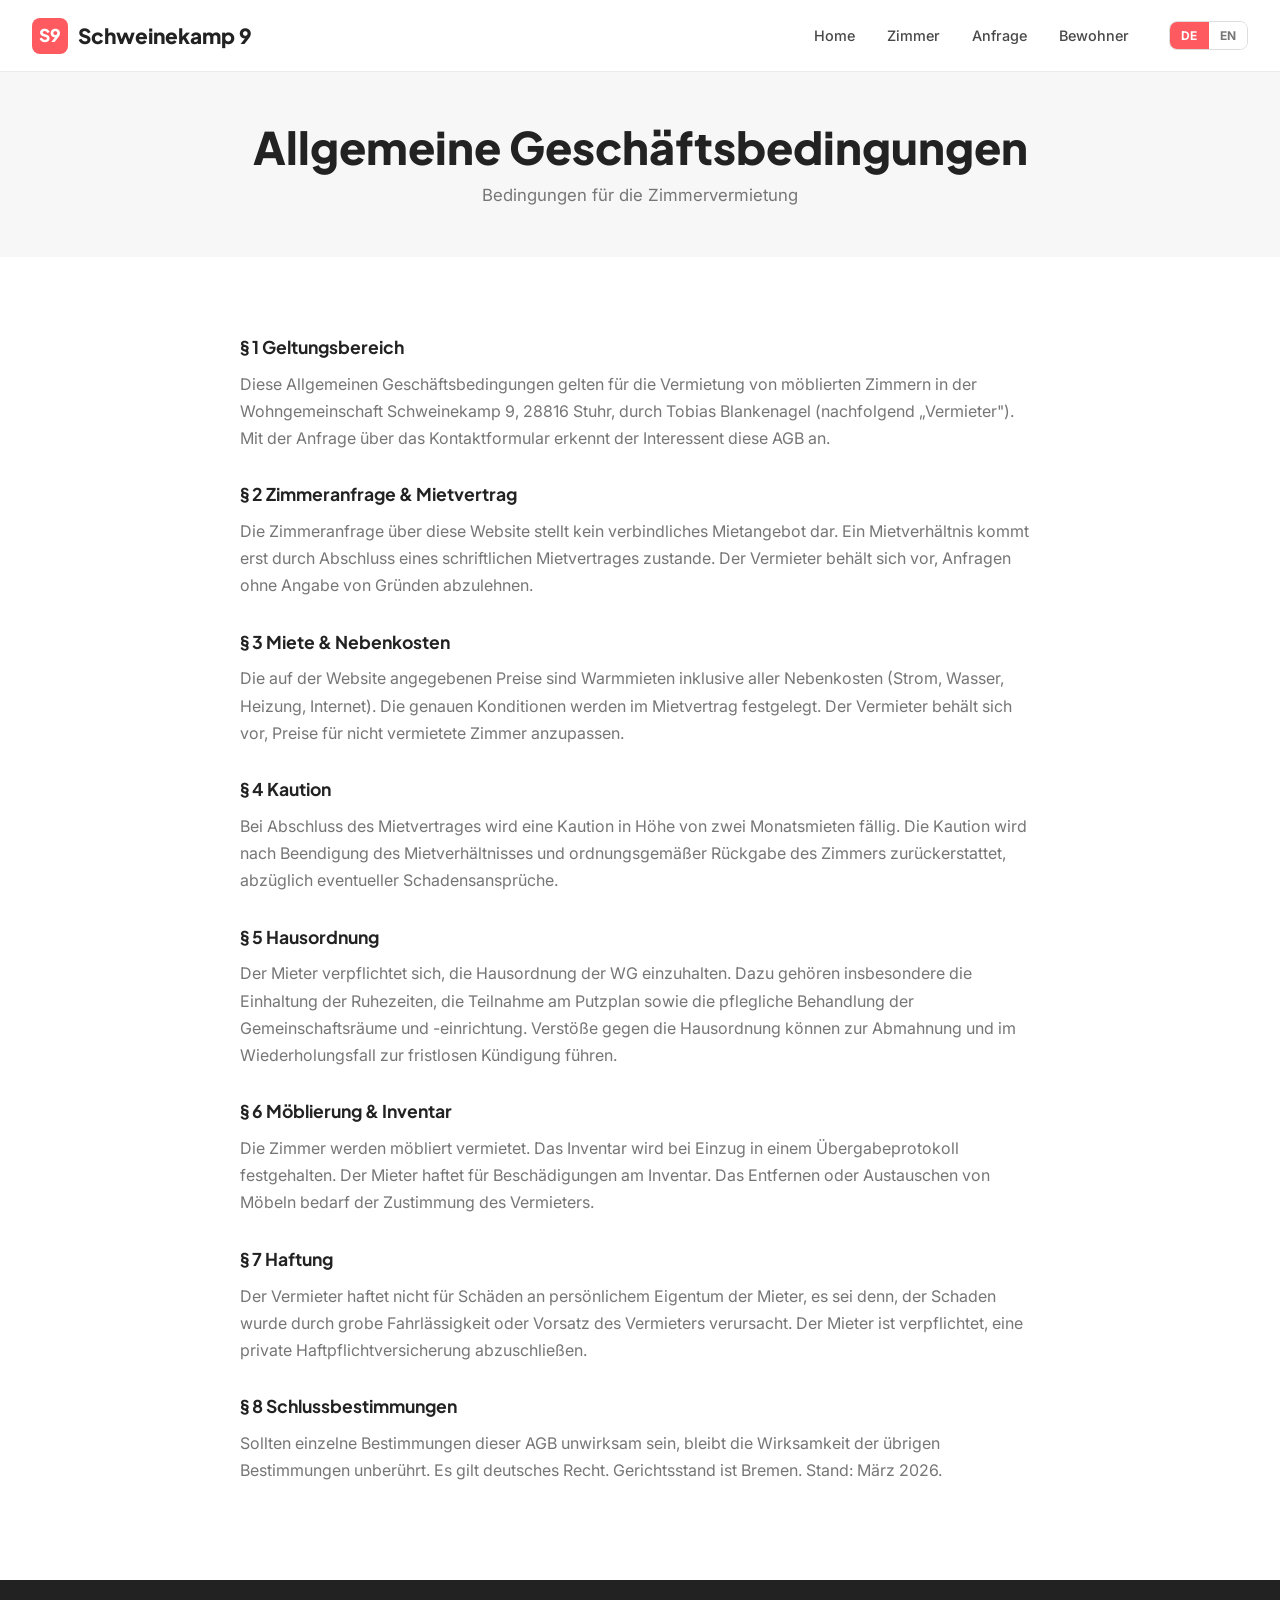
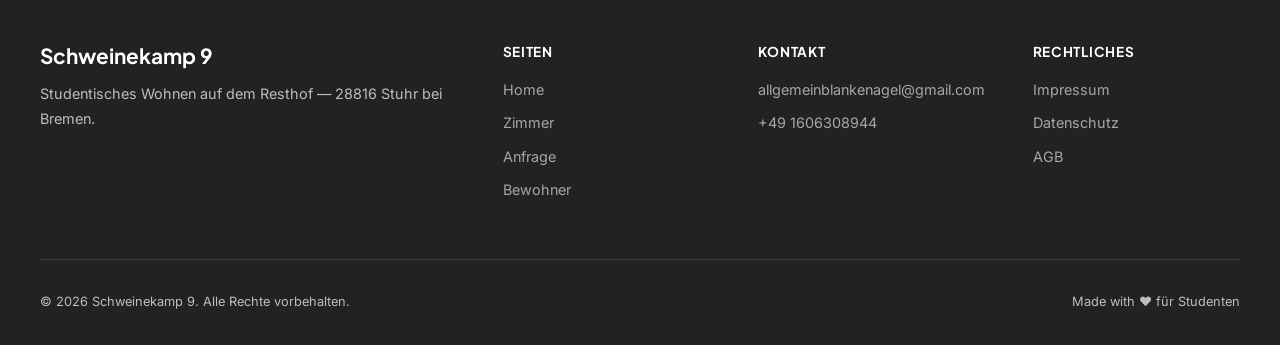
<file: agb.html>
<!DOCTYPE html>
<html lang="de">
<head>
  <meta charset="UTF-8">
  <meta name="viewport" content="width=device-width, initial-scale=1.0">
  <title>AGB — Schweinekamp 9</title>
  <link rel="stylesheet" href="css/style.css">
</head>
<body>

  <!-- NAV -->
  <nav class="nav" id="nav">
    <a href="index.html" class="nav-logo">
      <div class="logo-icon">S9</div>
      Schweinekamp 9
    </a>
    <div class="nav-links" id="navLinks">
      <a href="index.html" data-i18n="nav.home">Home</a>
      <a href="zimmer.html" data-i18n="nav.zimmer">Zimmer</a>
      <a href="buchen.html" data-i18n="nav.buchen">Anfrage</a>
      <a href="bewohner.html" data-i18n="nav.bewohner">Bewohner</a>
    </div>
    <button class="nav-toggle" id="navToggle" aria-label="Menü">
      <span></span><span></span><span></span>
    </button>
  </nav>

  <!-- PAGE HEADER -->
  <div class="page-header">
    <h1 data-i18n="agb.title">Allgemeine Geschäftsbedingungen</h1>
    <p data-i18n="agb.subtitle">Bedingungen für die Zimmervermietung</p>
  </div>

  <!-- CONTENT -->
  <section class="section">
    <div class="container" style="max-width: 800px;">
      <div class="legal-content">

        <h3 data-i18n="agb.scope.title">§ 1 Geltungsbereich</h3>
        <p data-i18n="agb.scope.text">Diese Allgemeinen Geschäftsbedingungen gelten für die Vermietung von möblierten Zimmern in der Wohngemeinschaft Schweinekamp 9, 28816 Stuhr, durch Tobias Blankenagel (nachfolgend „Vermieter"). Mit der Anfrage über das Kontaktformular erkennt der Interessent diese AGB an.</p>

        <h3 data-i18n="agb.inquiry.title">§ 2 Zimmeranfrage & Mietvertrag</h3>
        <p data-i18n="agb.inquiry.text">Die Zimmeranfrage über diese Website stellt kein verbindliches Mietangebot dar. Ein Mietverhältnis kommt erst durch Abschluss eines schriftlichen Mietvertrages zustande. Der Vermieter behält sich vor, Anfragen ohne Angabe von Gründen abzulehnen.</p>

        <h3 data-i18n="agb.rent.title">§ 3 Miete & Nebenkosten</h3>
        <p data-i18n="agb.rent.text">Die auf der Website angegebenen Preise sind Warmmieten inklusive aller Nebenkosten (Strom, Wasser, Heizung, Internet). Die genauen Konditionen werden im Mietvertrag festgelegt. Der Vermieter behält sich vor, Preise für nicht vermietete Zimmer anzupassen.</p>

        <h3 data-i18n="agb.deposit.title">§ 4 Kaution</h3>
        <p data-i18n="agb.deposit.text">Bei Abschluss des Mietvertrages wird eine Kaution in Höhe von zwei Monatsmieten fällig. Die Kaution wird nach Beendigung des Mietverhältnisses und ordnungsgemäßer Rückgabe des Zimmers zurückerstattet, abzüglich eventueller Schadensansprüche.</p>

        <h3 data-i18n="agb.rules.title">§ 5 Hausordnung</h3>
        <p data-i18n="agb.rules.text">Der Mieter verpflichtet sich, die Hausordnung der WG einzuhalten. Dazu gehören insbesondere die Einhaltung der Ruhezeiten, die Teilnahme am Putzplan sowie die pflegliche Behandlung der Gemeinschaftsräume und -einrichtung. Verstöße gegen die Hausordnung können zur Abmahnung und im Wiederholungsfall zur fristlosen Kündigung führen.</p>

        <h3 data-i18n="agb.furnishing.title">§ 6 Möblierung & Inventar</h3>
        <p data-i18n="agb.furnishing.text">Die Zimmer werden möbliert vermietet. Das Inventar wird bei Einzug in einem Übergabeprotokoll festgehalten. Der Mieter haftet für Beschädigungen am Inventar. Das Entfernen oder Austauschen von Möbeln bedarf der Zustimmung des Vermieters.</p>

        <h3 data-i18n="agb.liability.title">§ 7 Haftung</h3>
        <p data-i18n="agb.liability.text">Der Vermieter haftet nicht für Schäden an persönlichem Eigentum der Mieter, es sei denn, der Schaden wurde durch grobe Fahrlässigkeit oder Vorsatz des Vermieters verursacht. Der Mieter ist verpflichtet, eine private Haftpflichtversicherung abzuschließen.</p>

        <h3 data-i18n="agb.final.title">§ 8 Schlussbestimmungen</h3>
        <p data-i18n="agb.final.text">Sollten einzelne Bestimmungen dieser AGB unwirksam sein, bleibt die Wirksamkeit der übrigen Bestimmungen unberührt. Es gilt deutsches Recht. Gerichtsstand ist Bremen. Stand: März 2026.</p>

      </div>
    </div>
  </section>

  <!-- FOOTER -->
  <footer class="footer">
    <div class="footer-grid">
      <div class="footer-brand">
        <h3>Schweinekamp 9</h3>
        <p data-i18n="footer.description">Studentisches Wohnen auf dem Resthof — 28816 Stuhr bei Bremen.</p>
      </div>
      <div>
        <h4 data-i18n="footer.pages">Seiten</h4>
        <ul>
          <li><a href="index.html" data-i18n="nav.home">Home</a></li>
          <li><a href="zimmer.html" data-i18n="nav.zimmer">Zimmer</a></li>
          <li><a href="buchen.html" data-i18n="nav.buchen">Anfrage</a></li>
          <li><a href="bewohner.html" data-i18n="nav.bewohner">Bewohner</a></li>
        </ul>
      </div>
      <div>
        <h4 data-i18n="footer.contact">Kontakt</h4>
        <ul>
          <li><a href="mailto:allgemeinblankenagel@gmail.com">allgemeinblankenagel@gmail.com</a></li>
          <li><a href="tel:+491606308944">+49 1606308944</a></li>
        </ul>
      </div>
      <div>
        <h4 data-i18n="footer.legal">Rechtliches</h4>
        <ul>
          <li><a href="impressum.html" data-i18n="footer.imprint">Impressum</a></li>
          <li><a href="datenschutz.html" data-i18n="footer.privacy">Datenschutz</a></li>
          <li><a href="agb.html" data-i18n="footer.terms">AGB</a></li>
        </ul>
      </div>
    </div>
    <div class="footer-bottom">
      <span data-i18n="footer.copy">&copy; 2026 Schweinekamp 9. Alle Rechte vorbehalten.</span>
      <span data-i18n-html="footer.made">Made with ♥ für Studenten</span>
    </div>
  </footer>

  <script src="js/i18n.js"></script>
  <script src="js/main.js"></script>
</body>
</html>
</file>
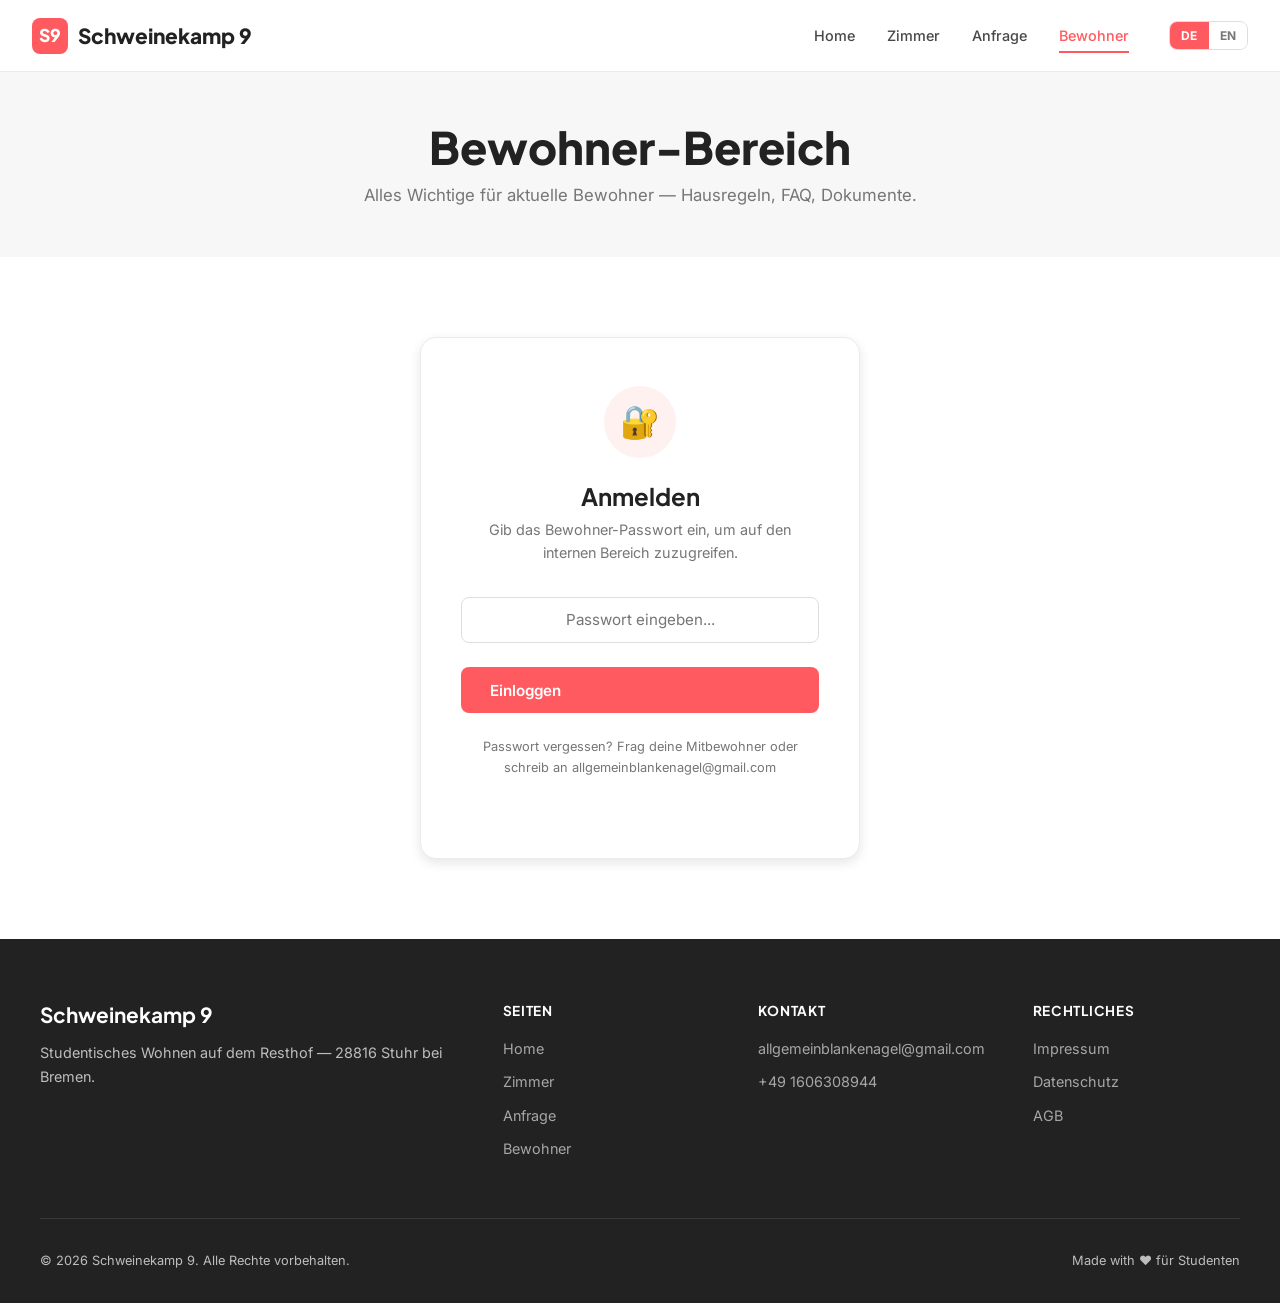
<file: bewohner.html>
<!DOCTYPE html>
<html lang="de">
<head>
  <meta charset="UTF-8">
  <meta name="viewport" content="width=device-width, initial-scale=1.0">
  <title>Bewohner — Schweinekamp 9, Stuhr</title>
  <link rel="stylesheet" href="css/style.css">
</head>
<body>

  <!-- NAV -->
  <nav class="nav" id="nav">
    <a href="index.html" class="nav-logo">
      <div class="logo-icon">S9</div>
      Schweinekamp 9
    </a>
    <div class="nav-links" id="navLinks">
      <a href="index.html" data-i18n="nav.home">Home</a>
      <a href="zimmer.html" data-i18n="nav.zimmer">Zimmer</a>
      <a href="buchen.html" data-i18n="nav.buchen">Anfrage</a>
      <a href="bewohner.html" class="active" data-i18n="nav.bewohner">Bewohner</a>
    </div>
    <button class="nav-toggle" id="navToggle" aria-label="Menü">
      <span></span><span></span><span></span>
    </button>
  </nav>

  <!-- PAGE HEADER -->
  <div class="page-header">
    <h1 data-i18n="bewohner.title">Bewohner-Bereich</h1>
    <p data-i18n="bewohner.subtitle">Alles Wichtige für aktuelle Bewohner — Hausregeln, FAQ, Dokumente.</p>
  </div>

  <!-- LOGIN GATE -->
  <section class="section" id="loginSection">
    <div class="container">
      <div class="login-gate">
        <div class="login-card">
          <div class="login-icon">🔐</div>
          <h2 data-i18n="bewohner.login">Anmelden</h2>
          <p data-i18n="bewohner.login.text">Gib das Bewohner-Passwort ein, um auf den internen Bereich zuzugreifen.</p>
          <div class="login-error" id="loginError" data-i18n="bewohner.login.error">Falsches Passwort. Bitte versuche es erneut.</div>
          <div class="form-group" style="margin-bottom: 1.5rem;">
            <input type="password" id="loginPassword" data-i18n="bewohner.login.placeholder" placeholder="Passwort eingeben..." style="text-align: center;">
          </div>
          <button class="btn btn-primary" style="width: 100%;" id="loginBtn" data-i18n="bewohner.login.btn">Einloggen</button>
          <p style="font-size: 0.8rem; color: var(--text-light); margin-top: 1.5rem;" data-i18n="bewohner.login.forgot">Passwort vergessen? Frag deine Mitbewohner oder schreib an allgemeinblankenagel@gmail.com</p>
        </div>
      </div>
    </div>
  </section>

  <!-- BEWOHNER CONTENT (hidden until login) -->
  <section class="section bewohner-content" id="bewohnerContent">
    <div class="container">
      <div class="bewohner-grid">

        <!-- Sidebar Nav -->
        <div class="bewohner-sidebar">
          <h4 style="font-size: 0.75rem; text-transform: uppercase; letter-spacing: 0.05em; color: var(--text-light); margin-bottom: 0.8rem;" data-i18n="bewohner.nav">Navigation</h4>
          <nav class="bewohner-nav">
            <a href="#hausregeln" class="active" data-i18n="bewohner.nav.rules">📋 Hausregeln</a>
            <a href="#faq" data-i18n="bewohner.nav.faq">❓ FAQ</a>
            <a href="#dokumente" data-i18n="bewohner.nav.docs">📄 Dokumente</a>
            <a href="#pinnwand" data-i18n="bewohner.nav.board">📌 Pinnwand</a>
            <a href="#kontakt" data-i18n="bewohner.nav.contact">📞 Kontakt</a>
          </nav>
          <div style="margin-top: 1.5rem; padding-top: 1rem; border-top: 1px solid var(--border-light);">
            <button class="btn btn-secondary btn-sm" style="width: 100%;" id="logoutBtn" data-i18n="bewohner.logout">Ausloggen</button>
          </div>
        </div>

        <!-- Main Content -->
        <div>

          <!-- Hausregeln -->
          <div class="bewohner-section" id="hausregeln">
            <h3 data-i18n="bewohner.rules.title">Hausregeln</h3>
            <div class="rule-item">
              <span class="rule-icon">🧹</span>
              <div>
                <strong data-i18n="bewohner.rules.clean.title">Putzplan</strong><br>
                <span style="color: var(--text-light);" data-i18n="bewohner.rules.clean.text">Jede Woche ist ein anderer dran. Der aktuelle Putzplan hängt in der Küche. Küche, Bad und Flur werden wöchentlich gereinigt.</span>
              </div>
            </div>
            <div class="rule-item">
              <span class="rule-icon">🔇</span>
              <div>
                <strong data-i18n="bewohner.rules.quiet.title">Ruhezeiten</strong><br>
                <span style="color: var(--text-light);" data-i18n="bewohner.rules.quiet.text">22:00 – 07:00 Uhr Nachtruhe. Sonntags und feiertags ganztägig Zimmerlautstärke. Musik bitte nur mit Kopfhörern nach 22 Uhr.</span>
              </div>
            </div>
            <div class="rule-item">
              <span class="rule-icon">🗑️</span>
              <div>
                <strong data-i18n="bewohner.rules.trash.title">Müll & Recycling</strong><br>
                <span style="color: var(--text-light);" data-i18n="bewohner.rules.trash.text">Mülltrennung ist Pflicht: Restmüll, Papier, Gelber Sack, Bio. Mülltonnen stehen im Hof. Abfuhrtermine hängen am Kühlschrank.</span>
              </div>
            </div>
            <div class="rule-item">
              <span class="rule-icon">🚿</span>
              <div>
                <strong data-i18n="bewohner.rules.bath.title">Badezimmer</strong><br>
                <span style="color: var(--text-light);" data-i18n="bewohner.rules.bath.text">Nach dem Duschen kurz lüften und Haare aus dem Abfluss nehmen. Persönliche Sachen bitte im eigenen Zimmer lagern.</span>
              </div>
            </div>
            <div class="rule-item">
              <span class="rule-icon">👥</span>
              <div>
                <strong data-i18n="bewohner.rules.guests.title">Gäste & Übernachtungen</strong><br>
                <span style="color: var(--text-light);" data-i18n="bewohner.rules.guests.text">Gäste sind willkommen! Bei Übernachtungen (>3 Nächte) bitte kurz in der WG-Gruppe Bescheid geben.</span>
              </div>
            </div>
            <div class="rule-item">
              <span class="rule-icon">🚭</span>
              <div>
                <strong data-i18n="bewohner.rules.smoking.title">Rauchen</strong><br>
                <span style="color: var(--text-light);" data-i18n="bewohner.rules.smoking.text">Rauchen nur auf dem Balkon oder im Garten. In den Zimmern und Gemeinschaftsräumen ist Rauchen nicht gestattet.</span>
              </div>
            </div>
          </div>

          <!-- FAQ -->
          <div class="bewohner-section" id="faq">
            <h3 data-i18n="bewohner.faq.title">Häufige Fragen</h3>
            <div class="faq-item">
              <div class="faq-question" data-i18n="bewohner.faq.wifi.q">Wie lautet das WLAN-Passwort?</div>
              <div class="faq-answer" data-i18n-html="bewohner.faq.wifi.a">
                <strong>Netzwerk:</strong> Schweinekamp9-5G<br>
                <strong>Passwort:</strong> WG-S9-Student-2026!<br>
                Das WLAN wird regelmäßig aktualisiert. Bei Problemen den Router im Flur kurz aus- und wieder einschalten (10 Sekunden warten).
              </div>
            </div>
            <div class="faq-item">
              <div class="faq-question" data-i18n="bewohner.faq.emergency.q">Was mache ich bei einem Rohrbruch oder Notfall?</div>
              <div class="faq-answer" data-i18n-html="bewohner.faq.emergency.a">
                <strong>Notfall-Nummer Hausverwaltung:</strong> +49 123 456 000 (24h erreichbar)<br>
                <strong>Hauptwasserhahn:</strong> Im Keller, links neben der Waschmaschine<br>
                <strong>Sicherungskasten:</strong> Im Flur, hinter der Tür zum Keller
              </div>
            </div>
            <div class="faq-item">
              <div class="faq-question" data-i18n="bewohner.faq.key.q">Ich habe meinen Schlüssel verloren — was tun?</div>
              <div class="faq-answer" data-i18n-html="bewohner.faq.key.a">
                Sofort bei der Hausverwaltung melden. Ein Ersatzschlüssel kostet 25€. Bis dahin können dich Mitbewohner reinlassen. <strong>Bitte NICHT den Schlüssel nachmachen lassen</strong> — das ist aus Sicherheitsgründen nicht erlaubt.
              </div>
            </div>
            <div class="faq-item">
              <div class="faq-question" data-i18n="bewohner.faq.repair.q">Wie melde ich eine Reparatur?</div>
              <div class="faq-answer" data-i18n-html="bewohner.faq.repair.a">
                Schreib eine kurze Mail an <strong>allgemeinblankenagel@gmail.com</strong> mit einer Beschreibung und Foto des Problems. Wir kümmern uns in der Regel innerhalb von 48 Stunden.
              </div>
            </div>
            <div class="faq-item">
              <div class="faq-question" data-i18n="bewohner.faq.furniture.q">Darf ich Möbel umstellen oder Bilder aufhängen?</div>
              <div class="faq-answer" data-i18n-html="bewohner.faq.furniture.a">
                Möbel im eigenen Zimmer dürfen umgestellt werden. Bilder bitte nur mit <strong>Klebenägeln</strong> (keine Bohrlöcher). In den Gemeinschaftsräumen bitte vorher in der WG-Gruppe absprechen.
              </div>
            </div>
            <div class="faq-item">
              <div class="faq-question" data-i18n="bewohner.faq.laundry.q">Wie funktioniert die Waschmaschine?</div>
              <div class="faq-answer" data-i18n-html="bewohner.faq.laundry.a">
                Waschmaschine und Trockner stehen im Keller. Bitte nur zwischen 08:00 und 21:00 Uhr benutzen. Waschmittel bitte selbst mitbringen. Nach dem Waschen Maschine bitte ausladen und Tür offen lassen.
              </div>
            </div>
          </div>

          <!-- Dokumente -->
          <div class="bewohner-section" id="dokumente">
            <h3 data-i18n="bewohner.docs.title">Wichtige Dokumente</h3>
            <div class="document-list">
              <a href="#" class="document-item">
                <span>📄 Hausordnung (PDF)</span>
                <span style="color: var(--coral); font-size: 0.8rem;">Download</span>
              </a>
              <a href="#" class="document-item">
                <span>📄 Mietvertrag-Vorlage (PDF)</span>
                <span style="color: var(--coral); font-size: 0.8rem;">Download</span>
              </a>
              <a href="#" class="document-item">
                <span>📄 Putzplan März 2026 (PDF)</span>
                <span style="color: var(--coral); font-size: 0.8rem;">Download</span>
              </a>
              <a href="#" class="document-item">
                <span>📄 Müllabfuhr-Kalender 2026 (PDF)</span>
                <span style="color: var(--coral); font-size: 0.8rem;">Download</span>
              </a>
              <a href="#" class="document-item">
                <span>📄 WLAN-Anleitung (PDF)</span>
                <span style="color: var(--coral); font-size: 0.8rem;">Download</span>
              </a>
            </div>
          </div>

          <!-- Pinnwand -->
          <div class="bewohner-section" id="pinnwand">
            <h3 data-i18n="bewohner.board.title">Schwarzes Brett</h3>
            <div class="pinnwand-grid">
              <div class="pinnwand-card">
                <h4>WG-Abend am Freitag!</h4>
                <p>Gemeinsames Kochen ab 19 Uhr in der Küche. Jeder bringt eine Zutat mit. Thema: Pasta-Abend.</p>
                <div class="date">📅 07. März 2026</div>
              </div>
              <div class="pinnwand-card">
                <h4>Fahrrad zu verschenken</h4>
                <p>Altes Stadtrad steht im Keller — wer es haben möchte, einfach mitnehmen. Vorderbremse muss repariert werden.</p>
                <div class="date">📅 04. März 2026</div>
              </div>
              <div class="pinnwand-card">
                <h4>Handwerker kommt Dienstag</h4>
                <p>Am Dienstag (11.03.) kommt ein Handwerker wegen dem Wasserhahn in der Küche. Zwischen 9–12 Uhr.</p>
                <div class="date">📅 03. März 2026</div>
              </div>
              <div class="pinnwand-card">
                <h4>Putzplan-Tausch gesucht</h4>
                <p>Suche jemanden der nächste Woche (KW 11) mit mir tauscht. Bin auf Exkursion. Melde dich in der Gruppe!</p>
                <div class="date">📅 02. März 2026</div>
              </div>
            </div>
          </div>

          <!-- Kontakt -->
          <div class="bewohner-section" id="kontakt">
            <h3 data-i18n="bewohner.contact.title">Kontakt Vermieterin</h3>
            <div style="display: grid; grid-template-columns: 1fr 1fr; gap: 1rem;">
              <div style="background: var(--bg-light); border-radius: var(--radius-sm); padding: 1.2rem;">
                <strong style="font-size: 0.85rem; display: block; margin-bottom: 0.3rem;" data-i18n="bewohner.contact.general">Allgemeine Anfragen</strong>
                <span style="color: var(--text-light); font-size: 0.85rem;">allgemeinblankenagel@gmail.com</span>
              </div>
              <div style="background: var(--bg-light); border-radius: var(--radius-sm); padding: 1.2rem;">
                <strong style="font-size: 0.85rem; display: block; margin-bottom: 0.3rem;" data-i18n="bewohner.contact.repairs">Reparaturen</strong>
                <span style="color: var(--text-light); font-size: 0.85rem;">reparatur@schweinekamp9.de</span>
              </div>
              <div style="background: var(--bg-light); border-radius: var(--radius-sm); padding: 1.2rem;">
                <strong style="font-size: 0.85rem; display: block; margin-bottom: 0.3rem;" data-i18n="bewohner.contact.management">Hausverwaltung</strong>
                <span style="color: var(--text-light); font-size: 0.85rem;">+49 1606308944</span>
              </div>
            </div>
          </div>

        </div>
      </div>
    </div>
  </section>

  <!-- FOOTER -->
  <footer class="footer">
    <div class="footer-grid">
      <div class="footer-brand">
        <h3>Schweinekamp 9</h3>
        <p data-i18n="footer.description">Studentisches Wohnen auf dem Resthof — 28816 Stuhr bei Bremen.</p>
      </div>
      <div>
        <h4 data-i18n="footer.pages">Seiten</h4>
        <ul>
          <li><a href="index.html" data-i18n="nav.home">Home</a></li>
          <li><a href="zimmer.html" data-i18n="nav.zimmer">Zimmer</a></li>
          <li><a href="buchen.html" data-i18n="nav.buchen">Anfrage</a></li>
          <li><a href="bewohner.html" data-i18n="nav.bewohner">Bewohner</a></li>
        </ul>
      </div>
      <div>
        <h4 data-i18n="footer.contact">Kontakt</h4>
        <ul>
          <li><a href="mailto:allgemeinblankenagel@gmail.com">allgemeinblankenagel@gmail.com</a></li>
          <li><a href="tel:+491606308944">+49 1606308944</a></li>
        </ul>
      </div>
      <div>
        <h4 data-i18n="footer.legal">Rechtliches</h4>
        <ul>
          <li><a href="impressum.html" data-i18n="footer.imprint">Impressum</a></li>
          <li><a href="datenschutz.html" data-i18n="footer.privacy">Datenschutz</a></li>
          <li><a href="agb.html" data-i18n="footer.terms">AGB</a></li>
        </ul>
      </div>
    </div>
    <div class="footer-bottom">
      <span data-i18n="footer.copy">&copy; 2026 Schweinekamp 9. Alle Rechte vorbehalten.</span>
      <span data-i18n-html="footer.made">Made with ♥ für Studenten</span>
    </div>
  </footer>

  <script src="js/i18n.js"></script>
  <script src="js/main.js"></script>
</body>
</html>
</file>
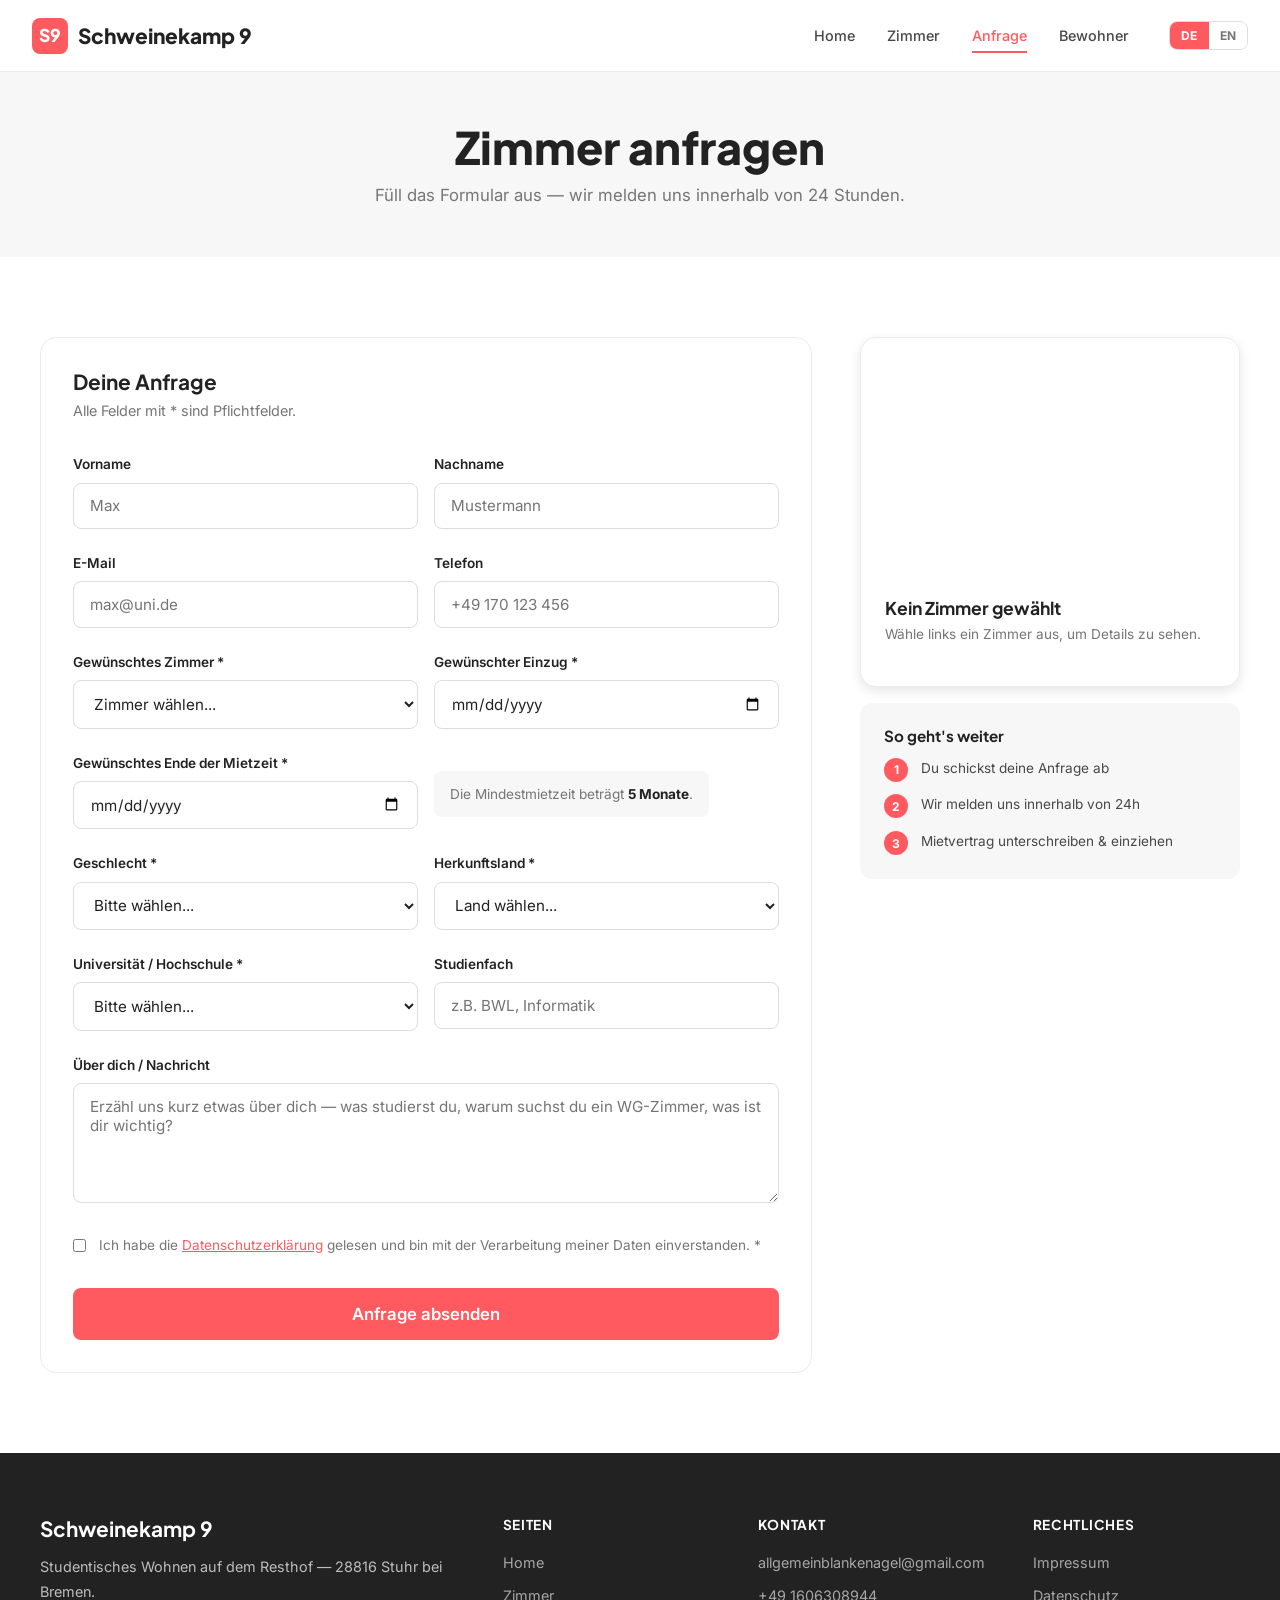
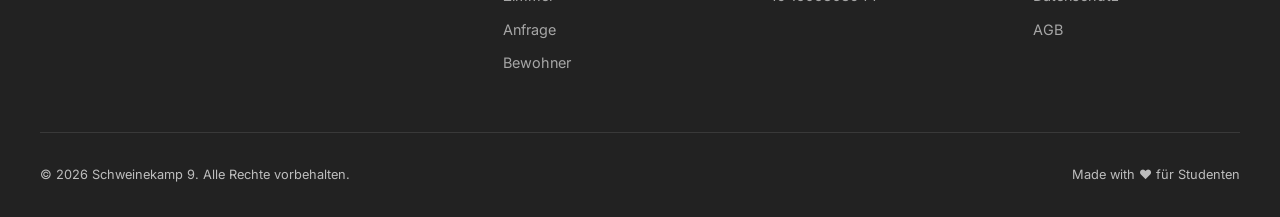
<file: buchen.html>
<!DOCTYPE html>
<html lang="de">
<head>
  <meta charset="UTF-8">
  <meta name="viewport" content="width=device-width, initial-scale=1.0">
  <title>Anfrage — Schweinekamp 9, Stuhr</title>
  <link rel="stylesheet" href="css/style.css">
</head>
<body>

  <!-- NAV -->
  <nav class="nav" id="nav">
    <a href="index.html" class="nav-logo">
      <div class="logo-icon">S9</div>
      Schweinekamp 9
    </a>
    <div class="nav-links" id="navLinks">
      <a href="index.html" data-i18n="nav.home">Home</a>
      <a href="zimmer.html" data-i18n="nav.zimmer">Zimmer</a>
      <a href="buchen.html" class="active" data-i18n="nav.buchen">Anfrage</a>
      <a href="bewohner.html" data-i18n="nav.bewohner">Bewohner</a>
    </div>
    <button class="nav-toggle" id="navToggle" aria-label="Menü">
      <span></span><span></span><span></span>
    </button>
  </nav>

  <!-- PAGE HEADER -->
  <div class="page-header">
    <h1 data-i18n="buchen.title">Zimmer anfragen</h1>
    <p data-i18n="buchen.subtitle">Füll das Formular aus — wir melden uns innerhalb von 24 Stunden.</p>
  </div>

  <!-- BOOKING FORM -->
  <section class="section">
    <div class="container">
      <div class="form-layout">

        <!-- Form -->
        <div>
          <div class="form-card" id="bookingForm">
            <h3 style="font-size: 1.3rem; margin-bottom: 0.3rem;" data-i18n="buchen.yourInquiry">Deine Anfrage</h3>
            <p style="color: var(--text-light); font-size: 0.9rem; margin-bottom: 2rem;" data-i18n="buchen.required">Alle Felder mit * sind Pflichtfelder.</p>

            <form id="inquiryForm" novalidate>
              <div class="form-row">
                <div class="form-group">
                  <label for="firstName" data-i18n="buchen.firstName">Vorname</label>
                  <input type="text" id="firstName" placeholder="Max" required>
                </div>
                <div class="form-group">
                  <label for="lastName" data-i18n="buchen.lastName">Nachname</label>
                  <input type="text" id="lastName" placeholder="Mustermann" required>
                </div>
              </div>

              <div class="form-row">
                <div class="form-group">
                  <label for="email" data-i18n="buchen.email">E-Mail</label>
                  <input type="email" id="email" placeholder="max@uni.de" required>
                </div>
                <div class="form-group">
                  <label for="phone" data-i18n="buchen.phone">Telefon</label>
                  <input type="tel" id="phone" placeholder="+49 170 123 456">
                </div>
              </div>

              <div class="form-row">
                <div class="form-group">
                  <label for="roomSelect" data-i18n="buchen.room">Gewünschtes Zimmer *</label>
                  <select id="roomSelect" required>
                    <option value="" data-i18n="buchen.roomPlaceholder">Zimmer wählen...</option>
                    <optgroup label="Wohnung (6 Zimmer)">
                      <option value="1" disabled>Zimmer 1 — Sonnenseite (Belegt)</option>
                      <option value="2">Zimmer 2 — Gemütlich (440€/Monat)</option>
                      <option value="3" disabled>Zimmer 3 — Erdgeschoss (Belegt)</option>
                      <option value="4" disabled>Zimmer 4 — Ruheoase (Belegt)</option>
                      <option value="5" disabled>Zimmer 5 — Dachstudio (Belegt)</option>
                      <option value="6" disabled>Zimmer 6 — Kompakt (Belegt)</option>
                    </optgroup>
                    <optgroup label="Haus (8 Zimmer)">
                      <option value="A" disabled>Zimmer A — Terrassenzugang (Belegt)</option>
                      <option value="B">Zimmer B — Gemütlich (Preis auf Anfrage)</option>
                      <option value="C" disabled>Zimmer C — Ruhig (Belegt)</option>
                      <option value="D" disabled>Zimmer D — Kompakt (Belegt)</option>
                      <option value="E" disabled>Zimmer E — Erdgeschoss (Belegt)</option>
                      <option value="F" disabled>Zimmer F — Obergeschoss (Belegt)</option>
                      <option value="G" disabled>Zimmer G — Dachgeschoss (Belegt)</option>
                      <option value="H">Zimmer H — Premium (440€/Monat)</option>
                    </optgroup>
                  </select>
                </div>
                <div class="form-group">
                  <label for="moveIn" data-i18n="buchen.moveIn">Gewünschter Einzug *</label>
                  <input type="date" id="moveIn" required>
                </div>
              </div>

              <div class="form-row">
                <div class="form-group">
                  <label for="moveOut" data-i18n="buchen.moveOut">Gewünschtes Ende der Mietzeit *</label>
                  <input type="date" id="moveOut" required>
                </div>
                <div class="form-group" style="display: flex; align-items: center;">
                  <p style="font-size: 0.85rem; color: var(--text-light); background: var(--bg-light); padding: 0.8rem 1rem; border-radius: var(--radius-sm); margin-top: 0.4rem; line-height: 1.5;" data-i18n-html="buchen.minRental">
                    Die Mindestmietzeit beträgt <strong style="color: var(--dark);">5 Monate</strong>.
                  </p>
                </div>
              </div>

              <div class="form-row">
                <div class="form-group">
                  <label for="gender" data-i18n="buchen.gender">Geschlecht *</label>
                  <select id="gender" required>
                    <option value="" data-i18n="buchen.genderPlaceholder">Bitte wählen...</option>
                    <option value="männlich" data-i18n="buchen.gender.male">Männlich</option>
                    <option value="weiblich" data-i18n="buchen.gender.female">Weiblich</option>
                    <option value="divers" data-i18n="buchen.gender.diverse">Divers</option>
                  </select>
                </div>
                <div class="form-group">
                  <label for="country" data-i18n="buchen.country">Herkunftsland *</label>
                  <select id="country" required>
                    <option value="" data-i18n="buchen.countryPlaceholder">Land wählen...</option>
                  </select>
                </div>
              </div>

              <div class="form-row">
                <div class="form-group">
                  <label for="university" data-i18n="buchen.university">Universität / Hochschule *</label>
                  <select id="university" required>
                    <option value="" data-i18n="buchen.universityPlaceholder">Bitte wählen...</option>
                    <option value="Hochschule Bremen" data-i18n="buchen.uni.hsbremen">Hochschule Bremen (City University of Applied Sciences)</option>
                    <option value="Universität Bremen" data-i18n="buchen.uni.unibremen">Universität Bremen</option>
                    <option value="Constructor University" data-i18n="buchen.uni.constructor">Constructor University (ehem. Jacobs University)</option>
                    <option value="Hochschule für Künste Bremen" data-i18n="buchen.uni.kuenste">Hochschule für Künste Bremen</option>
                    <option value="Apollon Hochschule" data-i18n="buchen.uni.apollon">Apollon Hochschule der Gesundheitswirtschaft</option>
                    <option value="FOM Hochschule Bremen" data-i18n="buchen.uni.fom">FOM Hochschule (Standort Bremen)</option>
                    <option value="IU Internationale Hochschule Bremen" data-i18n="buchen.uni.iu">IU Internationale Hochschule (Standort Bremen)</option>
                    <option value="Hochschule Bremerhaven" data-i18n="buchen.uni.bremerhaven">Hochschule Bremerhaven</option>
                    <option value="Andere" data-i18n="buchen.uni.other">Andere</option>
                  </select>
                </div>
                <div class="form-group">
                  <label for="subject" data-i18n="buchen.subject">Studienfach</label>
                  <input type="text" id="subject" placeholder="z.B. BWL, Informatik">
                </div>
              </div>

              <div class="form-group">
                <label for="message" data-i18n="buchen.message">Über dich / Nachricht</label>
                <textarea id="message" data-i18n="buchen.messagePlaceholder" placeholder="Erzähl uns kurz etwas über dich — was studierst du, warum suchst du ein WG-Zimmer, was ist dir wichtig?"></textarea>
              </div>

              <div style="display: flex; align-items: flex-start; gap: 0.8rem; margin-bottom: 2rem;">
                <input type="checkbox" id="privacy" style="margin-top: 0.3rem;" required>
                <label for="privacy" style="font-size: 0.85rem; color: var(--text-light); cursor: pointer;" data-i18n-html="buchen.privacy">
                  Ich habe die <a href="datenschutz.html" style="color: var(--coral); text-decoration: underline;">Datenschutzerklärung</a> gelesen und bin mit der Verarbeitung meiner Daten einverstanden. *
                </label>
              </div>

              <button type="submit" class="btn btn-primary btn-lg" style="width: 100%;" data-i18n="buchen.submit">Anfrage absenden</button>
            </form>
          </div>

          <!-- Success Message -->
          <div class="form-success" id="formSuccess">
            <div class="form-success-icon">✓</div>
            <h2 style="margin-bottom: 0.5rem;" data-i18n="buchen.success.title">Anfrage gesendet!</h2>
            <p style="color: var(--text-light); font-size: 1rem; margin-bottom: 1.5rem;" data-i18n="buchen.success.text">Danke für dein Interesse! Wir melden uns innerhalb von 24 Stunden bei dir per E-Mail.</p>
            <a href="index.html" class="btn btn-secondary" data-i18n="buchen.success.back">Zurück zur Startseite</a>
          </div>
        </div>

        <!-- Sidebar -->
        <div class="form-sidebar">
          <div class="form-sidebar-card" id="sidebarCard">
            <div class="form-sidebar-image placeholder grad-1" id="sidebarImage" style="display: flex; align-items: center; justify-content: center; color: rgba(255,255,255,0.6);" data-i18n="buchen.sidebar.select">
              Wähle ein Zimmer
            </div>
            <div class="form-sidebar-body">
              <h3 id="sidebarTitle" data-i18n="buchen.sidebar.noRoom">Kein Zimmer gewählt</h3>
              <div class="form-sidebar-details" id="sidebarDetails" data-i18n="buchen.sidebar.details">Wähle links ein Zimmer aus, um Details zu sehen.</div>
              <div class="form-sidebar-price" id="sidebarPrice" style="display: none;">
                — <span>/ Monat</span>
              </div>
            </div>
          </div>

          <div style="background: var(--bg-light); border-radius: var(--radius-md); padding: 1.5rem; margin-top: 1rem;">
            <h4 style="font-size: 0.95rem; margin-bottom: 0.8rem;" data-i18n="buchen.steps.title">So geht's weiter</h4>
            <div style="display: flex; flex-direction: column; gap: 0.8rem;">
              <div style="display: flex; gap: 0.8rem; font-size: 0.85rem;">
                <span style="width: 24px; height: 24px; border-radius: 50%; background: var(--coral); color: white; display: flex; align-items: center; justify-content: center; font-size: 0.75rem; font-weight: 700; flex-shrink: 0;">1</span>
                <span data-i18n="buchen.steps.1">Du schickst deine Anfrage ab</span>
              </div>
              <div style="display: flex; gap: 0.8rem; font-size: 0.85rem;">
                <span style="width: 24px; height: 24px; border-radius: 50%; background: var(--coral); color: white; display: flex; align-items: center; justify-content: center; font-size: 0.75rem; font-weight: 700; flex-shrink: 0;">2</span>
                <span data-i18n="buchen.steps.2">Wir melden uns innerhalb von 24h</span>
              </div>
              <div style="display: flex; gap: 0.8rem; font-size: 0.85rem;">
                <span style="width: 24px; height: 24px; border-radius: 50%; background: var(--coral); color: white; display: flex; align-items: center; justify-content: center; font-size: 0.75rem; font-weight: 700; flex-shrink: 0;">3</span>
                <span data-i18n="buchen.steps.3">Mietvertrag unterschreiben & einziehen</span>
              </div>
            </div>
          </div>
        </div>

      </div>
    </div>
  </section>

  <!-- FOOTER -->
  <footer class="footer">
    <div class="footer-grid">
      <div class="footer-brand">
        <h3>Schweinekamp 9</h3>
        <p data-i18n="footer.description">Studentisches Wohnen auf dem Resthof — 28816 Stuhr bei Bremen.</p>
      </div>
      <div>
        <h4 data-i18n="footer.pages">Seiten</h4>
        <ul>
          <li><a href="index.html" data-i18n="nav.home">Home</a></li>
          <li><a href="zimmer.html" data-i18n="nav.zimmer">Zimmer</a></li>
          <li><a href="buchen.html" data-i18n="nav.buchen">Anfrage</a></li>
          <li><a href="bewohner.html" data-i18n="nav.bewohner">Bewohner</a></li>
        </ul>
      </div>
      <div>
        <h4 data-i18n="footer.contact">Kontakt</h4>
        <ul>
          <li><a href="mailto:allgemeinblankenagel@gmail.com">allgemeinblankenagel@gmail.com</a></li>
          <li><a href="tel:+491606308944">+49 1606308944</a></li>
        </ul>
      </div>
      <div>
        <h4 data-i18n="footer.legal">Rechtliches</h4>
        <ul>
          <li><a href="impressum.html" data-i18n="footer.imprint">Impressum</a></li>
          <li><a href="datenschutz.html" data-i18n="footer.privacy">Datenschutz</a></li>
          <li><a href="agb.html" data-i18n="footer.terms">AGB</a></li>
        </ul>
      </div>
    </div>
    <div class="footer-bottom">
      <span data-i18n="footer.copy">&copy; 2026 Schweinekamp 9. Alle Rechte vorbehalten.</span>
      <span data-i18n-html="footer.made">Made with ♥ für Studenten</span>
    </div>
  </footer>

  <script src="js/i18n.js"></script>
  <script src="js/main.js"></script>
</body>
</html>
</file>
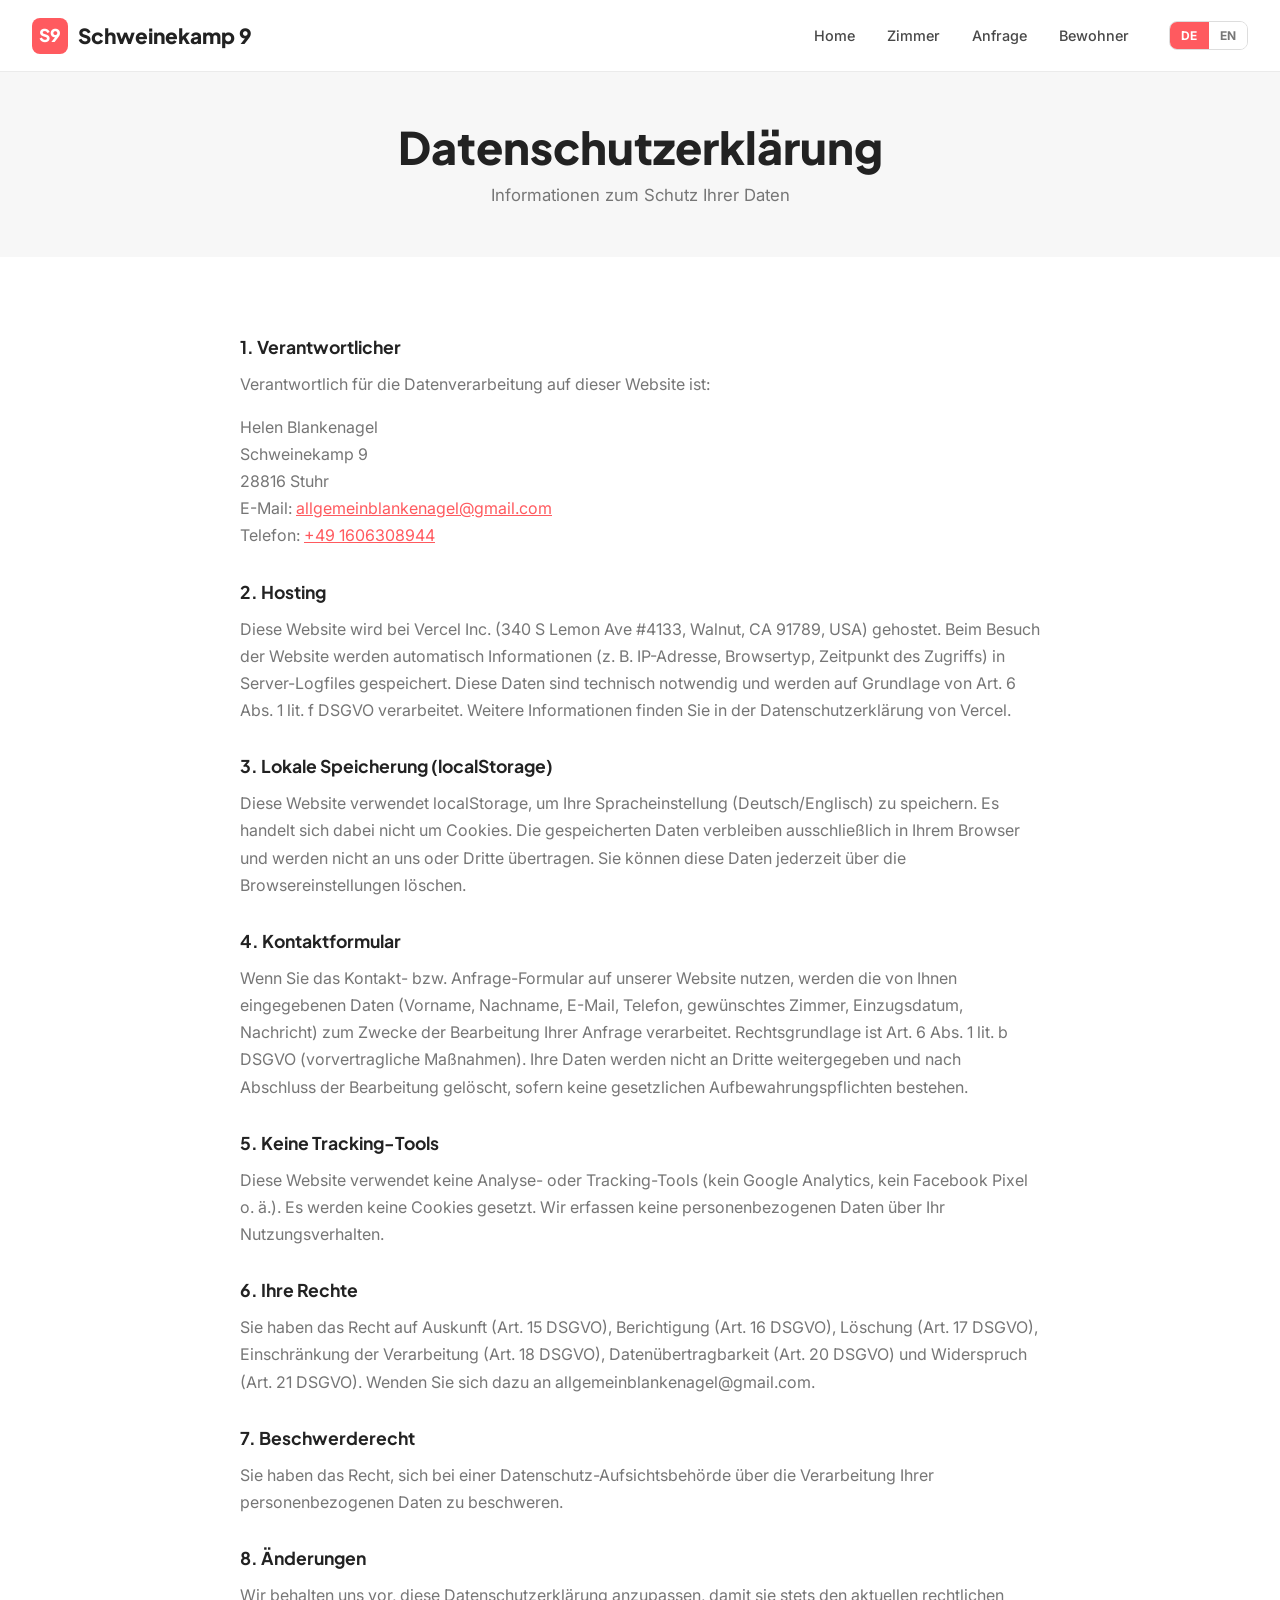
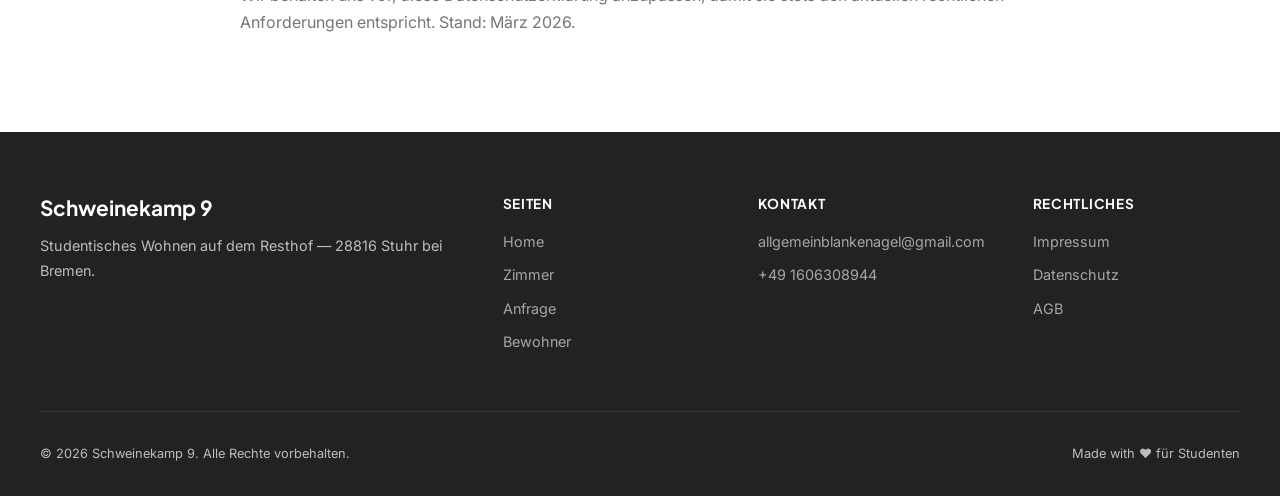
<file: datenschutz.html>
<!DOCTYPE html>
<html lang="de">
<head>
  <meta charset="UTF-8">
  <meta name="viewport" content="width=device-width, initial-scale=1.0">
  <title>Datenschutz — Schweinekamp 9</title>
  <link rel="stylesheet" href="css/style.css">
</head>
<body>

  <!-- NAV -->
  <nav class="nav" id="nav">
    <a href="index.html" class="nav-logo">
      <div class="logo-icon">S9</div>
      Schweinekamp 9
    </a>
    <div class="nav-links" id="navLinks">
      <a href="index.html" data-i18n="nav.home">Home</a>
      <a href="zimmer.html" data-i18n="nav.zimmer">Zimmer</a>
      <a href="buchen.html" data-i18n="nav.buchen">Anfrage</a>
      <a href="bewohner.html" data-i18n="nav.bewohner">Bewohner</a>
    </div>
    <button class="nav-toggle" id="navToggle" aria-label="Menü">
      <span></span><span></span><span></span>
    </button>
  </nav>

  <!-- PAGE HEADER -->
  <div class="page-header">
    <h1 data-i18n="datenschutz.title">Datenschutzerklärung</h1>
    <p data-i18n="datenschutz.subtitle">Informationen zum Schutz Ihrer Daten</p>
  </div>

  <!-- CONTENT -->
  <section class="section">
    <div class="container" style="max-width: 800px;">
      <div class="legal-content">

        <h3 data-i18n="datenschutz.responsible.title">1. Verantwortlicher</h3>
        <p data-i18n="datenschutz.responsible.text">Verantwortlich für die Datenverarbeitung auf dieser Website ist:</p>
        <p>
          Helen Blankenagel<br>
          Schweinekamp 9<br>
          28816 Stuhr<br>
          <span data-i18n="impressum.contact.email">E-Mail:</span> <a href="mailto:allgemeinblankenagel@gmail.com">allgemeinblankenagel@gmail.com</a><br>
          <span data-i18n="impressum.contact.phone">Telefon:</span> <a href="tel:+491606308944">+49 1606308944</a>
        </p>

        <h3 data-i18n="datenschutz.hosting.title">2. Hosting</h3>
        <p data-i18n="datenschutz.hosting.text">Diese Website wird bei Vercel Inc. (340 S Lemon Ave #4133, Walnut, CA 91789, USA) gehostet. Beim Besuch der Website werden automatisch Informationen (z. B. IP-Adresse, Browsertyp, Zeitpunkt des Zugriffs) in Server-Logfiles gespeichert. Diese Daten sind technisch notwendig und werden auf Grundlage von Art. 6 Abs. 1 lit. f DSGVO verarbeitet. Weitere Informationen finden Sie in der Datenschutzerklärung von Vercel.</p>

        <h3 data-i18n="datenschutz.localstorage.title">3. Lokale Speicherung (localStorage)</h3>
        <p data-i18n="datenschutz.localstorage.text">Diese Website verwendet localStorage, um Ihre Spracheinstellung (Deutsch/Englisch) zu speichern. Es handelt sich dabei nicht um Cookies. Die gespeicherten Daten verbleiben ausschließlich in Ihrem Browser und werden nicht an uns oder Dritte übertragen. Sie können diese Daten jederzeit über die Browsereinstellungen löschen.</p>

        <h3 data-i18n="datenschutz.contact.title">4. Kontaktformular</h3>
        <p data-i18n="datenschutz.contact.text">Wenn Sie das Kontakt- bzw. Anfrage-Formular auf unserer Website nutzen, werden die von Ihnen eingegebenen Daten (Vorname, Nachname, E-Mail, Telefon, gewünschtes Zimmer, Einzugsdatum, Nachricht) zum Zwecke der Bearbeitung Ihrer Anfrage verarbeitet. Rechtsgrundlage ist Art. 6 Abs. 1 lit. b DSGVO (vorvertragliche Maßnahmen). Ihre Daten werden nicht an Dritte weitergegeben und nach Abschluss der Bearbeitung gelöscht, sofern keine gesetzlichen Aufbewahrungspflichten bestehen.</p>

        <h3 data-i18n="datenschutz.notracking.title">5. Keine Tracking-Tools</h3>
        <p data-i18n="datenschutz.notracking.text">Diese Website verwendet keine Analyse- oder Tracking-Tools (kein Google Analytics, kein Facebook Pixel o. ä.). Es werden keine Cookies gesetzt. Wir erfassen keine personenbezogenen Daten über Ihr Nutzungsverhalten.</p>

        <h3 data-i18n="datenschutz.rights.title">6. Ihre Rechte</h3>
        <p data-i18n="datenschutz.rights.text">Sie haben das Recht auf Auskunft (Art. 15 DSGVO), Berichtigung (Art. 16 DSGVO), Löschung (Art. 17 DSGVO), Einschränkung der Verarbeitung (Art. 18 DSGVO), Datenübertragbarkeit (Art. 20 DSGVO) und Widerspruch (Art. 21 DSGVO). Wenden Sie sich dazu an allgemeinblankenagel@gmail.com.</p>

        <h3 data-i18n="datenschutz.complaint.title">7. Beschwerderecht</h3>
        <p data-i18n="datenschutz.complaint.text">Sie haben das Recht, sich bei einer Datenschutz-Aufsichtsbehörde über die Verarbeitung Ihrer personenbezogenen Daten zu beschweren.</p>

        <h3 data-i18n="datenschutz.changes.title">8. Änderungen</h3>
        <p data-i18n="datenschutz.changes.text">Wir behalten uns vor, diese Datenschutzerklärung anzupassen, damit sie stets den aktuellen rechtlichen Anforderungen entspricht. Stand: März 2026.</p>

      </div>
    </div>
  </section>

  <!-- FOOTER -->
  <footer class="footer">
    <div class="footer-grid">
      <div class="footer-brand">
        <h3>Schweinekamp 9</h3>
        <p data-i18n="footer.description">Studentisches Wohnen auf dem Resthof — 28816 Stuhr bei Bremen.</p>
      </div>
      <div>
        <h4 data-i18n="footer.pages">Seiten</h4>
        <ul>
          <li><a href="index.html" data-i18n="nav.home">Home</a></li>
          <li><a href="zimmer.html" data-i18n="nav.zimmer">Zimmer</a></li>
          <li><a href="buchen.html" data-i18n="nav.buchen">Anfrage</a></li>
          <li><a href="bewohner.html" data-i18n="nav.bewohner">Bewohner</a></li>
        </ul>
      </div>
      <div>
        <h4 data-i18n="footer.contact">Kontakt</h4>
        <ul>
          <li><a href="mailto:allgemeinblankenagel@gmail.com">allgemeinblankenagel@gmail.com</a></li>
          <li><a href="tel:+491606308944">+49 1606308944</a></li>
        </ul>
      </div>
      <div>
        <h4 data-i18n="footer.legal">Rechtliches</h4>
        <ul>
          <li><a href="impressum.html" data-i18n="footer.imprint">Impressum</a></li>
          <li><a href="datenschutz.html" data-i18n="footer.privacy">Datenschutz</a></li>
          <li><a href="agb.html" data-i18n="footer.terms">AGB</a></li>
        </ul>
      </div>
    </div>
    <div class="footer-bottom">
      <span data-i18n="footer.copy">&copy; 2026 Schweinekamp 9. Alle Rechte vorbehalten.</span>
      <span data-i18n-html="footer.made">Made with ♥ für Studenten</span>
    </div>
  </footer>

  <script src="js/i18n.js"></script>
  <script src="js/main.js"></script>
</body>
</html>
</file>
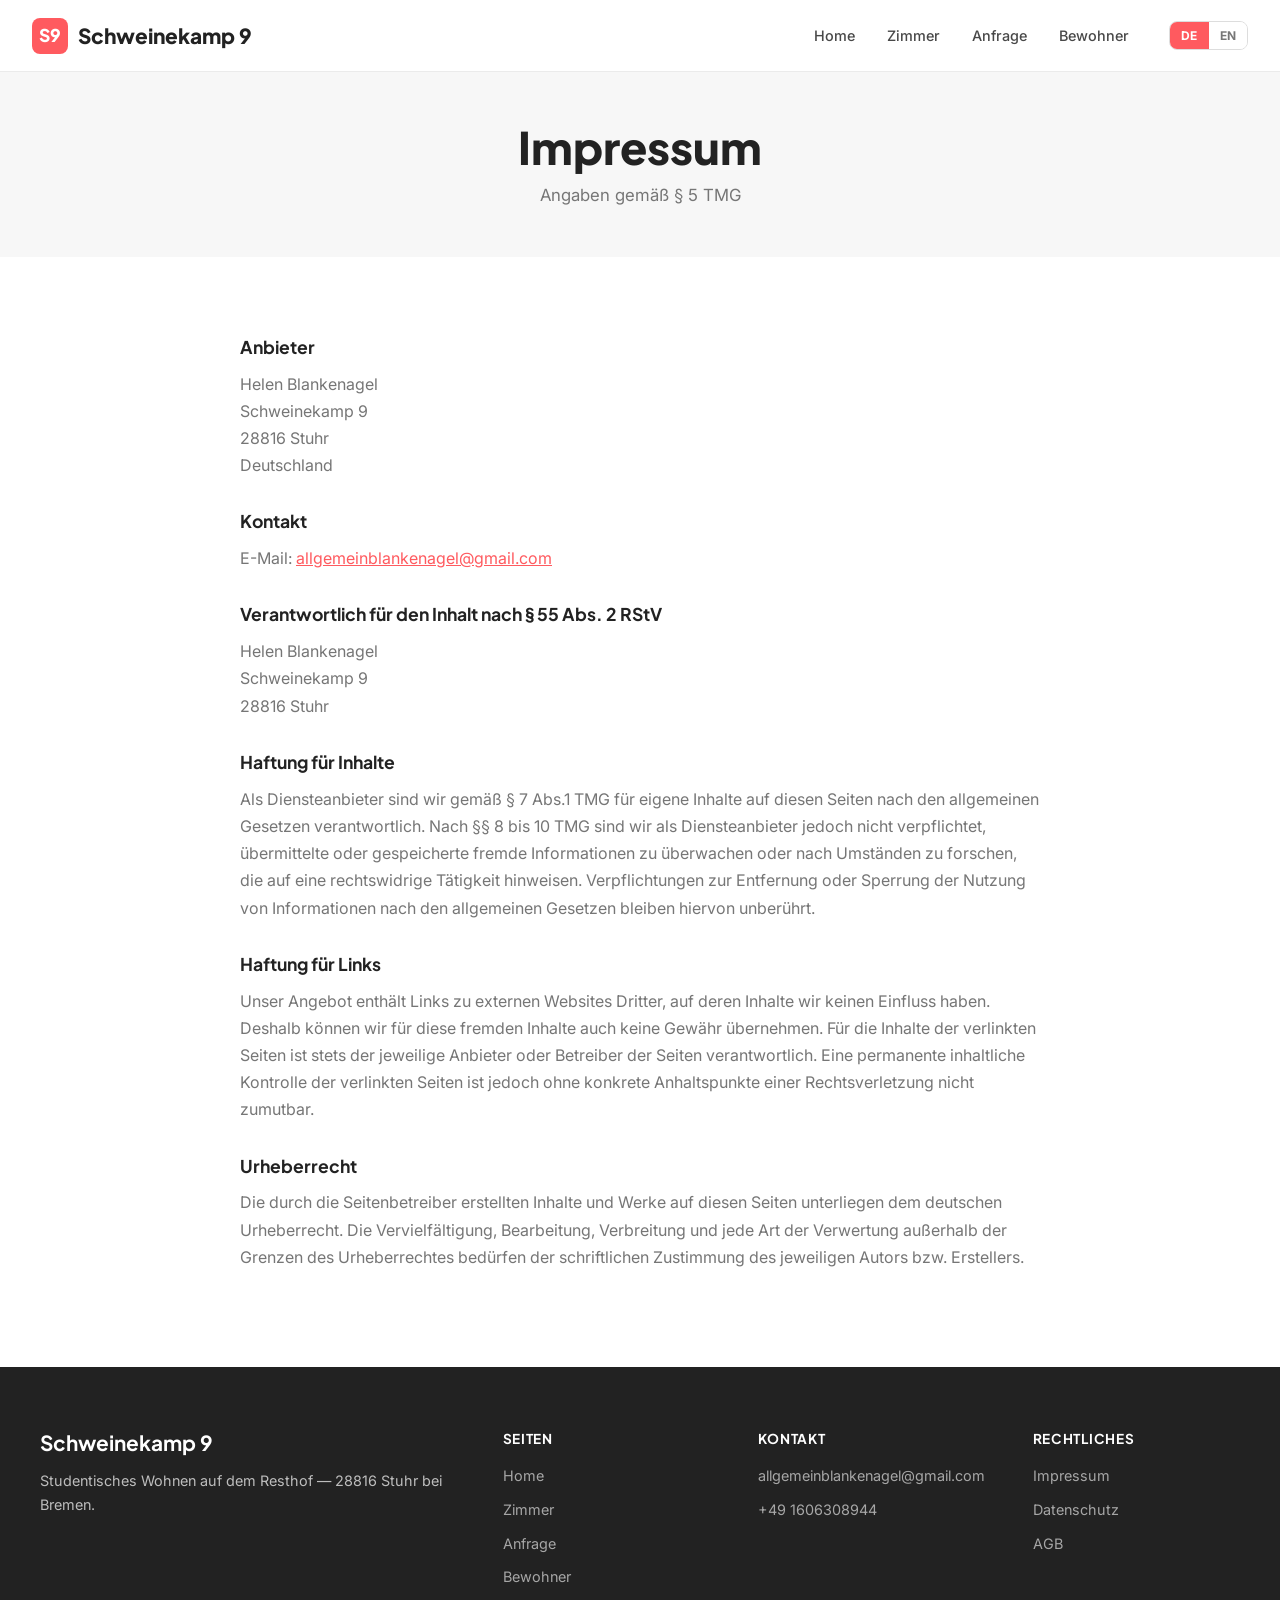
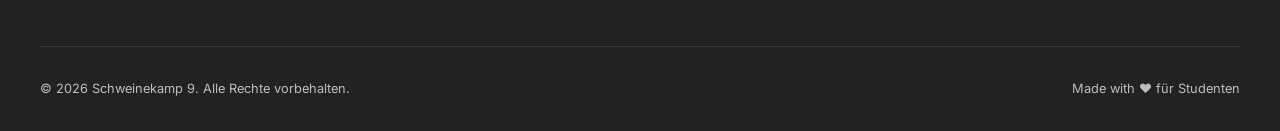
<file: impressum.html>
<!DOCTYPE html>
<html lang="de">
<head>
  <meta charset="UTF-8">
  <meta name="viewport" content="width=device-width, initial-scale=1.0">
  <title>Impressum — Schweinekamp 9</title>
  <link rel="stylesheet" href="css/style.css">
</head>
<body>

  <!-- NAV -->
  <nav class="nav" id="nav">
    <a href="index.html" class="nav-logo">
      <div class="logo-icon">S9</div>
      Schweinekamp 9
    </a>
    <div class="nav-links" id="navLinks">
      <a href="index.html" data-i18n="nav.home">Home</a>
      <a href="zimmer.html" data-i18n="nav.zimmer">Zimmer</a>
      <a href="buchen.html" data-i18n="nav.buchen">Anfrage</a>
      <a href="bewohner.html" data-i18n="nav.bewohner">Bewohner</a>
    </div>
    <button class="nav-toggle" id="navToggle" aria-label="Menü">
      <span></span><span></span><span></span>
    </button>
  </nav>

  <!-- PAGE HEADER -->
  <div class="page-header">
    <h1 data-i18n="impressum.title">Impressum</h1>
    <p data-i18n="impressum.subtitle">Angaben gemäß § 5 TMG</p>
  </div>

  <!-- CONTENT -->
  <section class="section">
    <div class="container" style="max-width: 800px;">
      <div class="legal-content">

        <h3 data-i18n="impressum.provider.title">Anbieter</h3>
        <p>
          Helen Blankenagel<br>
          Schweinekamp 9<br>
          28816 Stuhr<br>
          Deutschland
        </p>

        <h3 data-i18n="impressum.contact.title">Kontakt</h3>
        <p>
          <span data-i18n="impressum.contact.email">E-Mail:</span> <a href="mailto:allgemeinblankenagel@gmail.com">allgemeinblankenagel@gmail.com</a>
        </p>

        <h3 data-i18n="impressum.responsible.title">Verantwortlich für den Inhalt nach § 55 Abs. 2 RStV</h3>
        <p>
          Helen Blankenagel<br>
          Schweinekamp 9<br>
          28816 Stuhr
        </p>

        <h3 data-i18n="impressum.liability.title">Haftung für Inhalte</h3>
        <p data-i18n="impressum.liability.text">Als Diensteanbieter sind wir gemäß § 7 Abs.1 TMG für eigene Inhalte auf diesen Seiten nach den allgemeinen Gesetzen verantwortlich. Nach §§ 8 bis 10 TMG sind wir als Diensteanbieter jedoch nicht verpflichtet, übermittelte oder gespeicherte fremde Informationen zu überwachen oder nach Umständen zu forschen, die auf eine rechtswidrige Tätigkeit hinweisen. Verpflichtungen zur Entfernung oder Sperrung der Nutzung von Informationen nach den allgemeinen Gesetzen bleiben hiervon unberührt.</p>

        <h3 data-i18n="impressum.links.title">Haftung für Links</h3>
        <p data-i18n="impressum.links.text">Unser Angebot enthält Links zu externen Websites Dritter, auf deren Inhalte wir keinen Einfluss haben. Deshalb können wir für diese fremden Inhalte auch keine Gewähr übernehmen. Für die Inhalte der verlinkten Seiten ist stets der jeweilige Anbieter oder Betreiber der Seiten verantwortlich. Eine permanente inhaltliche Kontrolle der verlinkten Seiten ist jedoch ohne konkrete Anhaltspunkte einer Rechtsverletzung nicht zumutbar.</p>

        <h3 data-i18n="impressum.copyright.title">Urheberrecht</h3>
        <p data-i18n="impressum.copyright.text">Die durch die Seitenbetreiber erstellten Inhalte und Werke auf diesen Seiten unterliegen dem deutschen Urheberrecht. Die Vervielfältigung, Bearbeitung, Verbreitung und jede Art der Verwertung außerhalb der Grenzen des Urheberrechtes bedürfen der schriftlichen Zustimmung des jeweiligen Autors bzw. Erstellers.</p>

      </div>
    </div>
  </section>

  <!-- FOOTER -->
  <footer class="footer">
    <div class="footer-grid">
      <div class="footer-brand">
        <h3>Schweinekamp 9</h3>
        <p data-i18n="footer.description">Studentisches Wohnen auf dem Resthof — 28816 Stuhr bei Bremen.</p>
      </div>
      <div>
        <h4 data-i18n="footer.pages">Seiten</h4>
        <ul>
          <li><a href="index.html" data-i18n="nav.home">Home</a></li>
          <li><a href="zimmer.html" data-i18n="nav.zimmer">Zimmer</a></li>
          <li><a href="buchen.html" data-i18n="nav.buchen">Anfrage</a></li>
          <li><a href="bewohner.html" data-i18n="nav.bewohner">Bewohner</a></li>
        </ul>
      </div>
      <div>
        <h4 data-i18n="footer.contact">Kontakt</h4>
        <ul>
          <li><a href="mailto:allgemeinblankenagel@gmail.com">allgemeinblankenagel@gmail.com</a></li>
          <li><a href="tel:+491606308944">+49 1606308944</a></li>
        </ul>
      </div>
      <div>
        <h4 data-i18n="footer.legal">Rechtliches</h4>
        <ul>
          <li><a href="impressum.html" data-i18n="footer.imprint">Impressum</a></li>
          <li><a href="datenschutz.html" data-i18n="footer.privacy">Datenschutz</a></li>
          <li><a href="agb.html" data-i18n="footer.terms">AGB</a></li>
        </ul>
      </div>
    </div>
    <div class="footer-bottom">
      <span data-i18n="footer.copy">&copy; 2026 Schweinekamp 9. Alle Rechte vorbehalten.</span>
      <span data-i18n-html="footer.made">Made with ♥ für Studenten</span>
    </div>
  </footer>

  <script src="js/i18n.js"></script>
  <script src="js/main.js"></script>
</body>
</html>
</file>
<file: css/style.css>
@import url('https://fonts.googleapis.com/css2?family=Plus+Jakarta+Sans:wght@400;500;600;700;800&family=Inter:wght@300;400;500;600&display=swap');

/* ===== VARIABLES ===== */
:root {
  --white: #ffffff;
  --bg: #ffffff;
  --bg-light: #f7f7f7;
  --bg-card: #ffffff;
  --coral: #FF5A5F;
  --coral-light: #FF787C;
  --coral-dark: #E04E52;
  --green: #00A699;
  --green-light: #e8f7f6;
  --dark: #222222;
  --text: #484848;
  --text-light: #767676;
  --border: #DDDDDD;
  --border-light: #EBEBEB;
  --shadow-sm: 0 1px 3px rgba(0,0,0,0.08);
  --shadow-md: 0 4px 12px rgba(0,0,0,0.1);
  --shadow-lg: 0 8px 30px rgba(0,0,0,0.12);
  --shadow-hover: 0 8px 25px rgba(0,0,0,0.15);
  --radius-sm: 8px;
  --radius-md: 12px;
  --radius-lg: 16px;
  --radius-xl: 24px;
  --transition: all 0.25s ease;
}

/* ===== RESET ===== */
*, *::before, *::after {
  margin: 0;
  padding: 0;
  box-sizing: border-box;
}

html {
  scroll-behavior: smooth;
}

body {
  font-family: 'Inter', -apple-system, BlinkMacSystemFont, sans-serif;
  color: var(--text);
  background: var(--bg);
  line-height: 1.6;
  overflow-x: hidden;
  -webkit-font-smoothing: antialiased;
}

h1, h2, h3, h4 {
  font-family: 'Plus Jakarta Sans', sans-serif;
  color: var(--dark);
  line-height: 1.2;
}

a {
  text-decoration: none;
  color: inherit;
  transition: var(--transition);
}

img {
  max-width: 100%;
  display: block;
}

ul { list-style: none; }

/* ===== NAV ===== */
.nav {
  position: fixed;
  top: 0;
  left: 0;
  right: 0;
  z-index: 1000;
  background: rgba(255, 255, 255, 0.97);
  backdrop-filter: blur(20px);
  border-bottom: 1px solid var(--border-light);
  padding: 0 2rem;
  height: 72px;
  display: flex;
  align-items: center;
  justify-content: space-between;
  transition: var(--transition);
}

.nav.scrolled {
  box-shadow: var(--shadow-sm);
}

.nav-logo {
  display: flex;
  align-items: center;
  gap: 0.6rem;
  font-family: 'Plus Jakarta Sans', sans-serif;
  font-weight: 800;
  font-size: 1.3rem;
  color: var(--dark);
}

.nav-logo .logo-icon {
  width: 36px;
  height: 36px;
  background: var(--coral);
  border-radius: var(--radius-sm);
  display: flex;
  align-items: center;
  justify-content: center;
  color: white;
  font-size: 1.1rem;
}

.nav-links {
  display: flex;
  align-items: center;
  gap: 2rem;
}

.nav-links a {
  font-size: 0.9rem;
  font-weight: 500;
  color: var(--text);
  padding: 0.4rem 0;
  position: relative;
}

.nav-links a::after {
  content: '';
  position: absolute;
  bottom: 0;
  left: 0;
  width: 0;
  height: 2px;
  background: var(--coral);
  transition: width 0.3s;
}

.nav-links a:hover { color: var(--coral); }
.nav-links a:hover::after,
.nav-links a.active::after { width: 100%; }
.nav-links a.active { color: var(--coral); }

/* Language Toggle */
.lang-toggle {
  display: flex;
  border: 1.5px solid var(--border);
  border-radius: var(--radius-sm);
  overflow: hidden;
  margin-left: 0.5rem;
}

.lang-toggle-btn {
  padding: 0.35rem 0.7rem;
  font-size: 0.75rem;
  font-weight: 700;
  font-family: 'Inter', sans-serif;
  border: none;
  cursor: pointer;
  background: white;
  color: var(--text-light);
  transition: var(--transition);
}

.lang-toggle-btn.active {
  background: var(--coral);
  color: white;
}

.lang-toggle-btn:hover:not(.active) {
  background: var(--bg-light);
}

/* Legal Pages */
.legal-content h3 {
  font-size: 1.1rem;
  font-weight: 700;
  color: var(--dark);
  margin: 2rem 0 0.8rem;
}

.legal-content h3:first-child {
  margin-top: 0;
}

.legal-content p {
  color: var(--text-light);
  line-height: 1.7;
  margin-bottom: 1rem;
}

.legal-content a {
  color: var(--coral);
  text-decoration: underline;
}

/* Mobile Menu */
.nav-toggle {
  display: none;
  flex-direction: column;
  gap: 5px;
  cursor: pointer;
  padding: 0.5rem;
  background: none;
  border: none;
}

.nav-toggle span {
  width: 24px;
  height: 2px;
  background: var(--dark);
  transition: var(--transition);
  border-radius: 2px;
}

/* ===== HERO ===== */
.hero {
  min-height: 85vh;
  display: flex;
  align-items: center;
  justify-content: center;
  padding: 120px 2rem 4rem;
  position: relative;
  overflow: hidden;
}

.hero-bg {
  position: absolute;
  inset: 0;
  background: linear-gradient(135deg, #fef3f2 0%, #fef9f0 30%, #f0fdf4 60%, #f0f9ff 100%);
  z-index: 0;
}

.hero-bg::after {
  content: '';
  position: absolute;
  inset: 0;
  background: url("data:image/svg+xml,%3Csvg width='60' height='60' viewBox='0 0 60 60' xmlns='http://www.w3.org/2000/svg'%3E%3Cg fill='none' fill-rule='evenodd'%3E%3Cg fill='%23FF5A5F' fill-opacity='0.03'%3E%3Cpath d='M36 34v-4h-2v4h-4v2h4v4h2v-4h4v-2h-4zm0-30V0h-2v4h-4v2h4v4h2V6h4V4h-4zM6 34v-4H4v4H0v2h4v4h2v-4h4v-2H6zM6 4V0H4v4H0v2h4v4h2V6h4V4H6z'/%3E%3C/g%3E%3C/g%3E%3C/svg%3E");
}

.hero-content {
  position: relative;
  z-index: 1;
  max-width: 1200px;
  width: 100%;
  display: grid;
  grid-template-columns: 1fr 1fr;
  gap: 4rem;
  align-items: center;
}

.hero-text {
  max-width: 540px;
}

.hero-badge {
  display: inline-flex;
  align-items: center;
  gap: 0.5rem;
  background: white;
  border: 1px solid var(--border-light);
  padding: 0.4rem 1rem;
  border-radius: 50px;
  font-size: 0.8rem;
  font-weight: 600;
  color: var(--coral);
  margin-bottom: 1.5rem;
  box-shadow: var(--shadow-sm);
}

.hero h1 {
  font-size: clamp(2.5rem, 5vw, 3.8rem);
  font-weight: 800;
  margin-bottom: 1.2rem;
  letter-spacing: -0.02em;
}

.hero h1 span {
  color: var(--coral);
}

.hero-subtitle {
  font-size: 1.15rem;
  color: var(--text-light);
  margin-bottom: 2rem;
  line-height: 1.7;
}

.hero-actions {
  display: flex;
  gap: 1rem;
  align-items: center;
  flex-wrap: wrap;
}

.hero-image {
  position: relative;
}

.hero-image-main {
  width: 100%;
  aspect-ratio: 4/3;
  border-radius: var(--radius-lg);
  overflow: hidden;
  box-shadow: var(--shadow-lg);
  background: linear-gradient(135deg, #fecaca, #fed7aa, #fde68a);
  position: relative;
}

.hero-image-main img {
  width: 100%;
  height: 100%;
  object-fit: cover;
}

.hero-stats {
  position: absolute;
  bottom: -20px;
  left: -20px;
  background: white;
  padding: 1rem 1.5rem;
  border-radius: var(--radius-md);
  box-shadow: var(--shadow-lg);
  display: flex;
  gap: 1.5rem;
}

.hero-stat {
  text-align: center;
}

.hero-stat-value {
  font-family: 'Plus Jakarta Sans', sans-serif;
  font-size: 1.5rem;
  font-weight: 800;
  color: var(--coral);
}

.hero-stat-label {
  font-size: 0.75rem;
  color: var(--text-light);
  font-weight: 500;
}

/* ===== BUTTONS ===== */
.btn {
  display: inline-flex;
  align-items: center;
  gap: 0.5rem;
  padding: 0.85rem 1.8rem;
  border-radius: var(--radius-sm);
  font-size: 0.95rem;
  font-weight: 600;
  cursor: pointer;
  border: none;
  transition: var(--transition);
  font-family: 'Inter', sans-serif;
}

.btn-primary {
  background: var(--coral);
  color: white;
}

.btn-primary:hover {
  background: var(--coral-dark);
  transform: translateY(-2px);
  box-shadow: 0 6px 20px rgba(255, 90, 95, 0.35);
}

.btn-secondary {
  background: white;
  color: var(--dark);
  border: 1.5px solid var(--border);
}

.btn-secondary:hover {
  border-color: var(--dark);
  transform: translateY(-2px);
  box-shadow: var(--shadow-md);
}

.btn-outline {
  background: transparent;
  color: var(--coral);
  border: 1.5px solid var(--coral);
}

.btn-outline:hover {
  background: var(--coral);
  color: white;
  transform: translateY(-2px);
}

.btn-sm {
  padding: 0.6rem 1.2rem;
  font-size: 0.85rem;
}

.btn-lg {
  padding: 1rem 3rem;
  font-size: 1.05rem;
  min-width: 260px;
  justify-content: center;
}

/* ===== SECTIONS ===== */
.section {
  padding: 5rem 2rem;
}

.section-alt {
  background: var(--bg-light);
}

.section-header {
  text-align: center;
  max-width: 600px;
  margin: 0 auto 3rem;
}

.section-header h2 {
  font-size: clamp(1.8rem, 3.5vw, 2.5rem);
  font-weight: 800;
  margin-bottom: 0.8rem;
  letter-spacing: -0.01em;
}

.section-header p {
  color: var(--text-light);
  font-size: 1.05rem;
}

.container {
  max-width: 1200px;
  margin: 0 auto;
}

/* ===== FEATURE CARDS ===== */
.features-grid {
  display: grid;
  grid-template-columns: repeat(auto-fit, minmax(250px, 1fr));
  gap: 1.5rem;
}

.feature-card {
  background: var(--bg-card);
  border: 1px solid var(--border-light);
  border-radius: var(--radius-md);
  padding: 2rem;
  transition: var(--transition);
}

.feature-card:hover {
  transform: translateY(-4px);
  box-shadow: var(--shadow-hover);
  border-color: transparent;
}

.feature-icon {
  width: 52px;
  height: 52px;
  border-radius: var(--radius-sm);
  display: flex;
  align-items: center;
  justify-content: center;
  font-size: 1.5rem;
  margin-bottom: 1.2rem;
}

.feature-icon.coral { background: #fff1f0; }
.feature-icon.green { background: var(--green-light); }
.feature-icon.blue { background: #eff6ff; }
.feature-icon.yellow { background: #fefce8; }

.feature-card h3 {
  font-size: 1.1rem;
  font-weight: 700;
  margin-bottom: 0.5rem;
}

.feature-card p {
  font-size: 0.9rem;
  color: var(--text-light);
  line-height: 1.6;
}

/* ===== ROOM CARDS ===== */
.rooms-grid {
  display: grid;
  grid-template-columns: repeat(auto-fill, minmax(280px, 1fr));
  gap: 1.5rem;
}

.room-card {
  background: var(--bg-card);
  border-radius: var(--radius-md);
  overflow: hidden;
  border: 1px solid var(--border-light);
  transition: var(--transition);
  cursor: pointer;
}

.room-card:hover {
  transform: translateY(-4px);
  box-shadow: var(--shadow-hover);
  border-color: transparent;
}

.room-card-image {
  width: 100%;
  aspect-ratio: 16/10;
  position: relative;
  overflow: hidden;
}

.room-card-image .placeholder {
  width: 100%;
  height: 100%;
  display: flex;
  align-items: center;
  justify-content: center;
  font-size: 0.85rem;
  color: rgba(255,255,255,0.7);
  font-weight: 500;
}

.room-card-image .placeholder.grad-1 { background: linear-gradient(135deg, #667eea, #764ba2); }
.room-card-image .placeholder.grad-2 { background: linear-gradient(135deg, #f093fb, #f5576c); }
.room-card-image .placeholder.grad-3 { background: linear-gradient(135deg, #4facfe, #00f2fe); }
.room-card-image .placeholder.grad-4 { background: linear-gradient(135deg, #43e97b, #38f9d7); }
.room-card-image .placeholder.grad-5 { background: linear-gradient(135deg, #fa709a, #fee140); }
.room-card-image .placeholder.grad-6 { background: linear-gradient(135deg, #a18cd1, #fbc2eb); }
.room-card-image .placeholder.grad-7 { background: linear-gradient(135deg, #fccb90, #d57eeb); }
.room-card-image .placeholder.grad-8 { background: linear-gradient(135deg, #e0c3fc, #8ec5fc); }

.room-card-image img {
  width: 100%;
  height: 100%;
  object-fit: cover;
}

/* ===== ROOM CARD CAROUSEL ===== */
.carousel-btn {
  position: absolute;
  top: 50%;
  transform: translateY(-50%);
  width: 32px;
  height: 32px;
  border-radius: 50%;
  background: rgba(255,255,255,0.9);
  border: none;
  cursor: pointer;
  font-size: 1.2rem;
  line-height: 1;
  color: var(--dark);
  display: flex;
  align-items: center;
  justify-content: center;
  box-shadow: 0 2px 8px rgba(0,0,0,0.15);
  opacity: 0;
  transition: opacity 0.2s;
  z-index: 5;
}

.room-card:hover .carousel-btn,
.form-sidebar-image .carousel-btn { opacity: 1; }
.carousel-prev { left: 8px; }
.carousel-next { right: 8px; }
.carousel-btn:hover { background: white; transform: translateY(-50%) scale(1.1); }

.carousel-dots {
  position: absolute;
  bottom: 10px;
  left: 50%;
  transform: translateX(-50%);
  display: flex;
  gap: 5px;
  z-index: 5;
}

.carousel-dot {
  width: 6px;
  height: 6px;
  border-radius: 50%;
  background: rgba(255,255,255,0.5);
  cursor: pointer;
  transition: background 0.2s;
}

.carousel-dot.active {
  background: white;
}

.room-badge {
  position: absolute;
  top: 12px;
  left: 12px;
  padding: 0.3rem 0.8rem;
  border-radius: 50px;
  font-size: 0.75rem;
  font-weight: 600;
  backdrop-filter: blur(10px);
}

.room-badge.available {
  background: rgba(0, 166, 153, 0.9);
  color: white;
}

.room-badge.occupied {
  background: rgba(0, 0, 0, 0.6);
  color: white;
}

.room-badge.soon {
  background: rgba(255, 165, 0, 0.9);
  color: white;
}

.room-card-body {
  padding: 1rem 1.2rem 1.3rem;
}

.room-card-title {
  font-family: 'Plus Jakarta Sans', sans-serif;
  font-size: 1rem;
  font-weight: 700;
  color: var(--dark);
  margin-bottom: 0.3rem;
}

.room-card-details {
  font-size: 0.85rem;
  color: var(--text-light);
  margin-bottom: 0.8rem;
}

.room-card-amenities {
  display: flex;
  gap: 0.8rem;
  margin-bottom: 0.8rem;
  font-size: 0.8rem;
  color: var(--text-light);
  flex-wrap: wrap;
}

.room-card-amenity {
  display: flex;
  align-items: center;
  gap: 0.3rem;
}

.room-card-footer {
  display: flex;
  justify-content: space-between;
  align-items: center;
  padding-top: 0.8rem;
  border-top: 1px solid var(--border-light);
}

.room-card-price {
  font-family: 'Plus Jakarta Sans', sans-serif;
  font-size: 1.15rem;
  font-weight: 800;
  color: var(--dark);
}

.room-card-price span {
  font-size: 0.8rem;
  font-weight: 400;
  color: var(--text-light);
}

/* ===== SHARED AREA CARDS ===== */
.shared-areas-grid {
  display: grid;
  grid-template-columns: repeat(3, 1fr);
  gap: 0.8rem;
}

.shared-area-card {
  display: flex;
  align-items: center;
  gap: 1rem;
  background: var(--bg-light);
  border-radius: var(--radius-md);
  padding: 0.6rem;
  transition: var(--transition);
}

.shared-area-image {
  width: 80px;
  height: 80px;
  border-radius: var(--radius-sm);
  overflow: hidden;
  flex-shrink: 0;
}

.shared-area-image img {
  width: 100%;
  height: 100%;
  object-fit: cover;
}

.shared-area-body {
  min-width: 0;
}

.shared-area-title {
  font-family: 'Plus Jakarta Sans', sans-serif;
  font-size: 0.9rem;
  font-weight: 700;
  color: var(--dark);
  margin-bottom: 0.15rem;
}

.shared-area-details {
  font-size: 0.8rem;
  color: var(--text-light);
}

/* ===== MAP SECTION ===== */
.map-section {
  display: grid;
  grid-template-columns: 1fr 1fr;
  gap: 3rem;
  align-items: center;
}

.map-placeholder {
  width: 100%;
  aspect-ratio: 16/10;
  background: var(--bg-light);
  border: 2px dashed var(--border);
  border-radius: var(--radius-lg);
  display: flex;
  align-items: center;
  justify-content: center;
  color: var(--text-light);
  font-size: 0.95rem;
  font-weight: 500;
  overflow: hidden;
}

.map-placeholder img {
  width: 100%;
  height: 100%;
  object-fit: cover;
}

.map-placeholder.has-image {
  border: none;
}

.location-info h3 {
  font-size: 1.3rem;
  margin-bottom: 1rem;
}

.location-list {
  display: flex;
  flex-direction: column;
  gap: 0.8rem;
}

.location-item {
  display: flex;
  align-items: center;
  gap: 0.8rem;
  padding: 0.8rem 1rem;
  background: var(--bg-light);
  border-radius: var(--radius-sm);
  font-size: 0.9rem;
}

.location-item-icon {
  width: 36px;
  height: 36px;
  border-radius: 50%;
  background: white;
  display: flex;
  align-items: center;
  justify-content: center;
  font-size: 1rem;
  flex-shrink: 0;
}

/* ===== FILTER BAR ===== */
.filter-bar {
  display: flex;
  gap: 1rem;
  padding: 1rem 1.5rem;
  background: white;
  border: 1px solid var(--border-light);
  border-radius: var(--radius-lg);
  margin-bottom: 2rem;
  box-shadow: var(--shadow-sm);
  flex-wrap: wrap;
  align-items: center;
}

.filter-group {
  display: flex;
  flex-direction: column;
  gap: 0.3rem;
}

.filter-group label {
  font-size: 0.7rem;
  font-weight: 600;
  text-transform: uppercase;
  letter-spacing: 0.05em;
  color: var(--text-light);
}

.filter-group select,
.filter-group input {
  padding: 0.6rem 2.2rem 0.6rem 1rem;
  border: 1.5px solid var(--border);
  border-radius: var(--radius-sm);
  font-size: 0.9rem;
  font-family: 'Inter', sans-serif;
  font-weight: 500;
  color: var(--dark);
  background: var(--bg-light);
  cursor: pointer;
  transition: var(--transition);
  -webkit-appearance: none;
  -moz-appearance: none;
  appearance: none;
  background-image: url("data:image/svg+xml,%3Csvg xmlns='http://www.w3.org/2000/svg' width='12' height='12' viewBox='0 0 24 24' fill='none' stroke='%23767676' stroke-width='2.5' stroke-linecap='round' stroke-linejoin='round'%3E%3Cpolyline points='6 9 12 15 18 9'%3E%3C/polyline%3E%3C/svg%3E");
  background-repeat: no-repeat;
  background-position: right 0.8rem center;
  min-width: 160px;
}

.filter-group select:hover,
.filter-group input:hover {
  border-color: var(--text-light);
  background-color: white;
}

.filter-group select:focus,
.filter-group input:focus {
  outline: none;
  border-color: var(--coral);
  background-color: white;
  box-shadow: 0 0 0 3px rgba(255, 90, 95, 0.1);
}

.filter-divider {
  width: 1px;
  height: 40px;
  background: var(--border-light);
}

/* ===== MODAL ===== */
.modal-overlay {
  display: none;
  position: fixed;
  inset: 0;
  background: rgba(0,0,0,0.5);
  z-index: 2000;
  align-items: center;
  justify-content: center;
  padding: 2rem;
  opacity: 0;
  transition: opacity 0.3s;
}

.modal-overlay.active {
  display: flex;
  opacity: 1;
}

.modal {
  background: white;
  border-radius: var(--radius-lg);
  max-width: 700px;
  width: 100%;
  max-height: 85vh;
  overflow-y: auto;
  position: relative;
}

.modal-close {
  position: absolute;
  top: 1rem;
  right: 1rem;
  width: 36px;
  height: 36px;
  border-radius: 50%;
  background: white;
  border: none;
  cursor: pointer;
  display: flex;
  align-items: center;
  justify-content: center;
  font-size: 1.2rem;
  box-shadow: var(--shadow-sm);
  z-index: 10;
  transition: var(--transition);
}

.modal-close:hover {
  background: var(--bg-light);
  transform: scale(1.05);
}

.modal-image {
  width: 100%;
  aspect-ratio: 16/9;
  display: flex;
  align-items: center;
  justify-content: center;
  color: rgba(255,255,255,0.6);
  font-weight: 500;
  border-radius: var(--radius-lg) var(--radius-lg) 0 0;
  overflow: hidden;
}

.modal-image img {
  width: 100%;
  height: 100%;
  object-fit: cover;
}

.modal-body {
  padding: 2rem;
}

.modal-body h2 {
  font-size: 1.5rem;
  margin-bottom: 0.5rem;
}

.modal-meta {
  display: flex;
  gap: 1.5rem;
  color: var(--text-light);
  font-size: 0.9rem;
  margin-bottom: 1.5rem;
  flex-wrap: wrap;
}

.modal-description {
  font-size: 0.95rem;
  color: var(--text);
  line-height: 1.7;
  margin-bottom: 1.5rem;
}

.modal-amenities {
  display: grid;
  grid-template-columns: 1fr 1fr;
  gap: 0.8rem;
  margin-bottom: 2rem;
}

.modal-amenity {
  display: flex;
  align-items: center;
  gap: 0.5rem;
  font-size: 0.9rem;
  color: var(--text);
}

.modal-price-bar {
  display: flex;
  justify-content: space-between;
  align-items: center;
  padding-top: 1.5rem;
  border-top: 1px solid var(--border-light);
}

.modal-price {
  font-family: 'Plus Jakarta Sans', sans-serif;
  font-size: 1.6rem;
  font-weight: 800;
  color: var(--dark);
}

.modal-price span {
  font-size: 0.9rem;
  font-weight: 400;
  color: var(--text-light);
}

/* ===== FORM ===== */
.form-layout {
  display: grid;
  grid-template-columns: 1fr 380px;
  gap: 3rem;
  align-items: start;
}

.form-card {
  background: white;
  border: 1px solid var(--border-light);
  border-radius: var(--radius-lg);
  padding: 2rem;
}

.form-group {
  margin-bottom: 1.5rem;
}

.form-group label {
  display: block;
  font-size: 0.85rem;
  font-weight: 600;
  color: var(--dark);
  margin-bottom: 0.4rem;
}

.form-group input,
.form-group select,
.form-group textarea {
  width: 100%;
  padding: 0.8rem 1rem;
  border: 1.5px solid var(--border);
  border-radius: var(--radius-sm);
  font-size: 0.95rem;
  font-family: 'Inter', sans-serif;
  color: var(--dark);
  transition: var(--transition);
  background: white;
}

.form-group input:focus,
.form-group select:focus,
.form-group textarea:focus {
  outline: none;
  border-color: var(--coral);
  box-shadow: 0 0 0 3px rgba(255, 90, 95, 0.1);
}

.form-group textarea {
  resize: vertical;
  min-height: 120px;
}

.form-row {
  display: grid;
  grid-template-columns: 1fr 1fr;
  gap: 1rem;
}

.form-sidebar {
  position: sticky;
  top: 100px;
}

.form-sidebar-card {
  background: white;
  border: 1px solid var(--border-light);
  border-radius: var(--radius-lg);
  overflow: hidden;
  box-shadow: var(--shadow-md);
}

.form-sidebar-image {
  width: 100%;
  aspect-ratio: 16/10;
  display: flex;
  align-items: center;
  justify-content: center;
  color: rgba(255,255,255,0.6);
  font-weight: 500;
  overflow: hidden;
}

.form-sidebar-image img {
  width: 100%;
  height: 100%;
  object-fit: cover;
}

.form-sidebar-body {
  padding: 1.5rem;
}

.form-sidebar-body h3 {
  font-size: 1.1rem;
  margin-bottom: 0.3rem;
}

.form-sidebar-details {
  font-size: 0.85rem;
  color: var(--text-light);
  margin-bottom: 1rem;
}

.form-sidebar-price {
  font-family: 'Plus Jakarta Sans', sans-serif;
  font-size: 1.8rem;
  font-weight: 800;
  color: var(--dark);
}

.form-sidebar-price span {
  font-size: 0.85rem;
  font-weight: 400;
  color: var(--text-light);
}

.form-success {
  display: none;
  text-align: center;
  padding: 3rem 2rem;
}

.form-success.active {
  display: block;
}

.form-success-icon {
  width: 80px;
  height: 80px;
  border-radius: 50%;
  background: var(--green-light);
  color: var(--green);
  display: flex;
  align-items: center;
  justify-content: center;
  font-size: 2rem;
  margin: 0 auto 1.5rem;
}

/* ===== BEWOHNER LOGIN ===== */
.login-gate {
  max-width: 440px;
  margin: 0 auto;
  text-align: center;
}

.login-card {
  background: white;
  border: 1px solid var(--border-light);
  border-radius: var(--radius-lg);
  padding: 3rem 2.5rem;
  box-shadow: var(--shadow-md);
}

.login-icon {
  width: 72px;
  height: 72px;
  border-radius: 50%;
  background: #fff1f0;
  display: flex;
  align-items: center;
  justify-content: center;
  margin: 0 auto 1.5rem;
  font-size: 2rem;
}

.login-card h2 {
  margin-bottom: 0.5rem;
}

.login-card p {
  color: var(--text-light);
  font-size: 0.9rem;
  margin-bottom: 2rem;
}

.login-error {
  display: none;
  background: #fef2f2;
  color: #dc2626;
  padding: 0.6rem 1rem;
  border-radius: var(--radius-sm);
  font-size: 0.85rem;
  margin-bottom: 1rem;
}

.login-error.active {
  display: block;
}

/* Bewohner Content */
.bewohner-content {
  display: none;
}

.bewohner-content.active {
  display: block;
}

.bewohner-grid {
  display: grid;
  grid-template-columns: 280px 1fr;
  gap: 2rem;
}

.bewohner-sidebar {
  background: white;
  border: 1px solid var(--border-light);
  border-radius: var(--radius-md);
  padding: 1.5rem;
  position: sticky;
  top: 100px;
  height: fit-content;
}

.bewohner-nav {
  display: flex;
  flex-direction: column;
  gap: 0.3rem;
}

.bewohner-nav a {
  padding: 0.7rem 1rem;
  border-radius: var(--radius-sm);
  font-size: 0.9rem;
  font-weight: 500;
  color: var(--text);
  display: flex;
  align-items: center;
  gap: 0.6rem;
}

.bewohner-nav a:hover,
.bewohner-nav a.active {
  background: #fff1f0;
  color: var(--coral);
}

.bewohner-section {
  background: white;
  border: 1px solid var(--border-light);
  border-radius: var(--radius-md);
  padding: 2rem;
  margin-bottom: 1.5rem;
}

.bewohner-section h3 {
  font-size: 1.2rem;
  margin-bottom: 1rem;
  padding-bottom: 0.8rem;
  border-bottom: 1px solid var(--border-light);
}

.rule-item {
  display: flex;
  gap: 1rem;
  padding: 0.8rem 0;
  border-bottom: 1px solid var(--border-light);
  font-size: 0.9rem;
}

.rule-item:last-child {
  border-bottom: none;
}

.rule-icon {
  flex-shrink: 0;
  font-size: 1.2rem;
}

.faq-item {
  border-bottom: 1px solid var(--border-light);
  padding: 1rem 0;
}

.faq-item:last-child {
  border-bottom: none;
}

.faq-question {
  font-weight: 600;
  font-size: 0.95rem;
  color: var(--dark);
  cursor: pointer;
  display: flex;
  justify-content: space-between;
  align-items: center;
}

.faq-question::after {
  content: '+';
  font-size: 1.2rem;
  color: var(--text-light);
  transition: var(--transition);
}

.faq-item.active .faq-question::after {
  content: '−';
}

.faq-answer {
  display: none;
  padding-top: 0.8rem;
  font-size: 0.9rem;
  color: var(--text-light);
  line-height: 1.7;
}

.faq-item.active .faq-answer {
  display: block;
}

.document-list {
  display: flex;
  flex-direction: column;
  gap: 0.5rem;
}

.document-item {
  display: flex;
  align-items: center;
  justify-content: space-between;
  padding: 0.8rem 1rem;
  background: var(--bg-light);
  border-radius: var(--radius-sm);
  font-size: 0.9rem;
  transition: var(--transition);
}

.document-item:hover {
  background: #fff1f0;
}

.pinnwand-grid {
  display: grid;
  grid-template-columns: 1fr 1fr;
  gap: 1rem;
}

.pinnwand-card {
  background: var(--bg-light);
  border-radius: var(--radius-sm);
  padding: 1.2rem;
  border-left: 3px solid var(--coral);
}

.pinnwand-card h4 {
  font-size: 0.9rem;
  margin-bottom: 0.3rem;
}

.pinnwand-card p {
  font-size: 0.8rem;
  color: var(--text-light);
}

.pinnwand-card .date {
  font-size: 0.75rem;
  color: var(--text-light);
  margin-top: 0.5rem;
}

/* ===== FOOTER ===== */
.footer {
  background: var(--dark);
  color: rgba(255,255,255,0.7);
  padding: 4rem 2rem 2rem;
}

.footer-grid {
  max-width: 1200px;
  margin: 0 auto;
  display: grid;
  grid-template-columns: 2fr 1fr 1fr 1fr;
  gap: 3rem;
  margin-bottom: 3rem;
}

.footer-brand h3 {
  color: white;
  font-size: 1.3rem;
  margin-bottom: 0.8rem;
}

.footer-brand p {
  font-size: 0.9rem;
  line-height: 1.7;
}

.footer h4 {
  color: white;
  font-size: 0.85rem;
  font-weight: 700;
  text-transform: uppercase;
  letter-spacing: 0.05em;
  margin-bottom: 1rem;
}

.footer ul li {
  margin-bottom: 0.5rem;
}

.footer ul a {
  font-size: 0.9rem;
  color: rgba(255,255,255,0.6);
}

.footer ul a:hover {
  color: white;
}

.footer-bottom {
  max-width: 1200px;
  margin: 0 auto;
  padding-top: 2rem;
  border-top: 1px solid rgba(255,255,255,0.1);
  display: flex;
  justify-content: space-between;
  align-items: center;
  font-size: 0.8rem;
}

/* ===== PAGE HEADER ===== */
.page-header {
  padding: 120px 2rem 3rem;
  background: var(--bg-light);
  text-align: center;
}

.page-header h1 {
  font-size: clamp(2rem, 4vw, 2.8rem);
  font-weight: 800;
  margin-bottom: 0.5rem;
}

.page-header p {
  color: var(--text-light);
  font-size: 1.05rem;
}

/* ===== RESPONSIVE ===== */
@media (max-width: 968px) {
  .hero-content {
    grid-template-columns: 1fr;
    text-align: center;
  }

  .hero-text { max-width: 100%; }

  .hero-actions { justify-content: center; }

  .hero-image { max-width: 500px; margin: 0 auto; }

  .hero-stats {
    left: 50%;
    transform: translateX(-50%);
  }

  .map-section {
    grid-template-columns: 1fr;
  }

  .form-layout {
    grid-template-columns: 1fr;
  }

  .form-sidebar { position: static; }

  .bewohner-grid {
    grid-template-columns: 1fr;
  }

  .bewohner-sidebar {
    position: static;
  }

  .footer-grid {
    grid-template-columns: 1fr 1fr;
  }
}

@media (max-width: 768px) {
  .btn-lg {
    width: 100%;
    min-width: unset;
    padding: 1rem 1.5rem;
    font-size: 1rem;
  }

  .hero-actions {
    flex-direction: column;
    width: 100%;
  }

  .hero-actions .btn {
    width: 100%;
    justify-content: center;
  }

  .nav-links {
    display: none;
    position: fixed;
    top: 72px;
    left: 0;
    right: 0;
    background: white;
    flex-direction: column;
    padding: 2rem;
    gap: 1rem;
    border-bottom: 1px solid var(--border-light);
    box-shadow: var(--shadow-md);
  }

  .nav-links.active { display: flex; }

  .nav-toggle { display: flex; }

  .filter-bar {
    flex-direction: column;
    gap: 0.8rem;
  }

  .filter-divider { display: none; }

  .filter-group {
    width: 100%;
  }

  .filter-group select,
  .filter-group input {
    width: 100%;
    min-width: unset;
  }

  .rooms-grid {
    grid-template-columns: 1fr;
  }

  .shared-areas-grid {
    grid-template-columns: 1fr;
  }

  .form-row {
    grid-template-columns: 1fr;
  }

  .modal-amenities {
    grid-template-columns: 1fr;
  }

  .pinnwand-grid {
    grid-template-columns: 1fr;
  }

  .footer-grid {
    grid-template-columns: 1fr;
    gap: 2rem;
  }

  .footer-bottom {
    flex-direction: column;
    gap: 0.5rem;
    text-align: center;
  }
}
</file>
